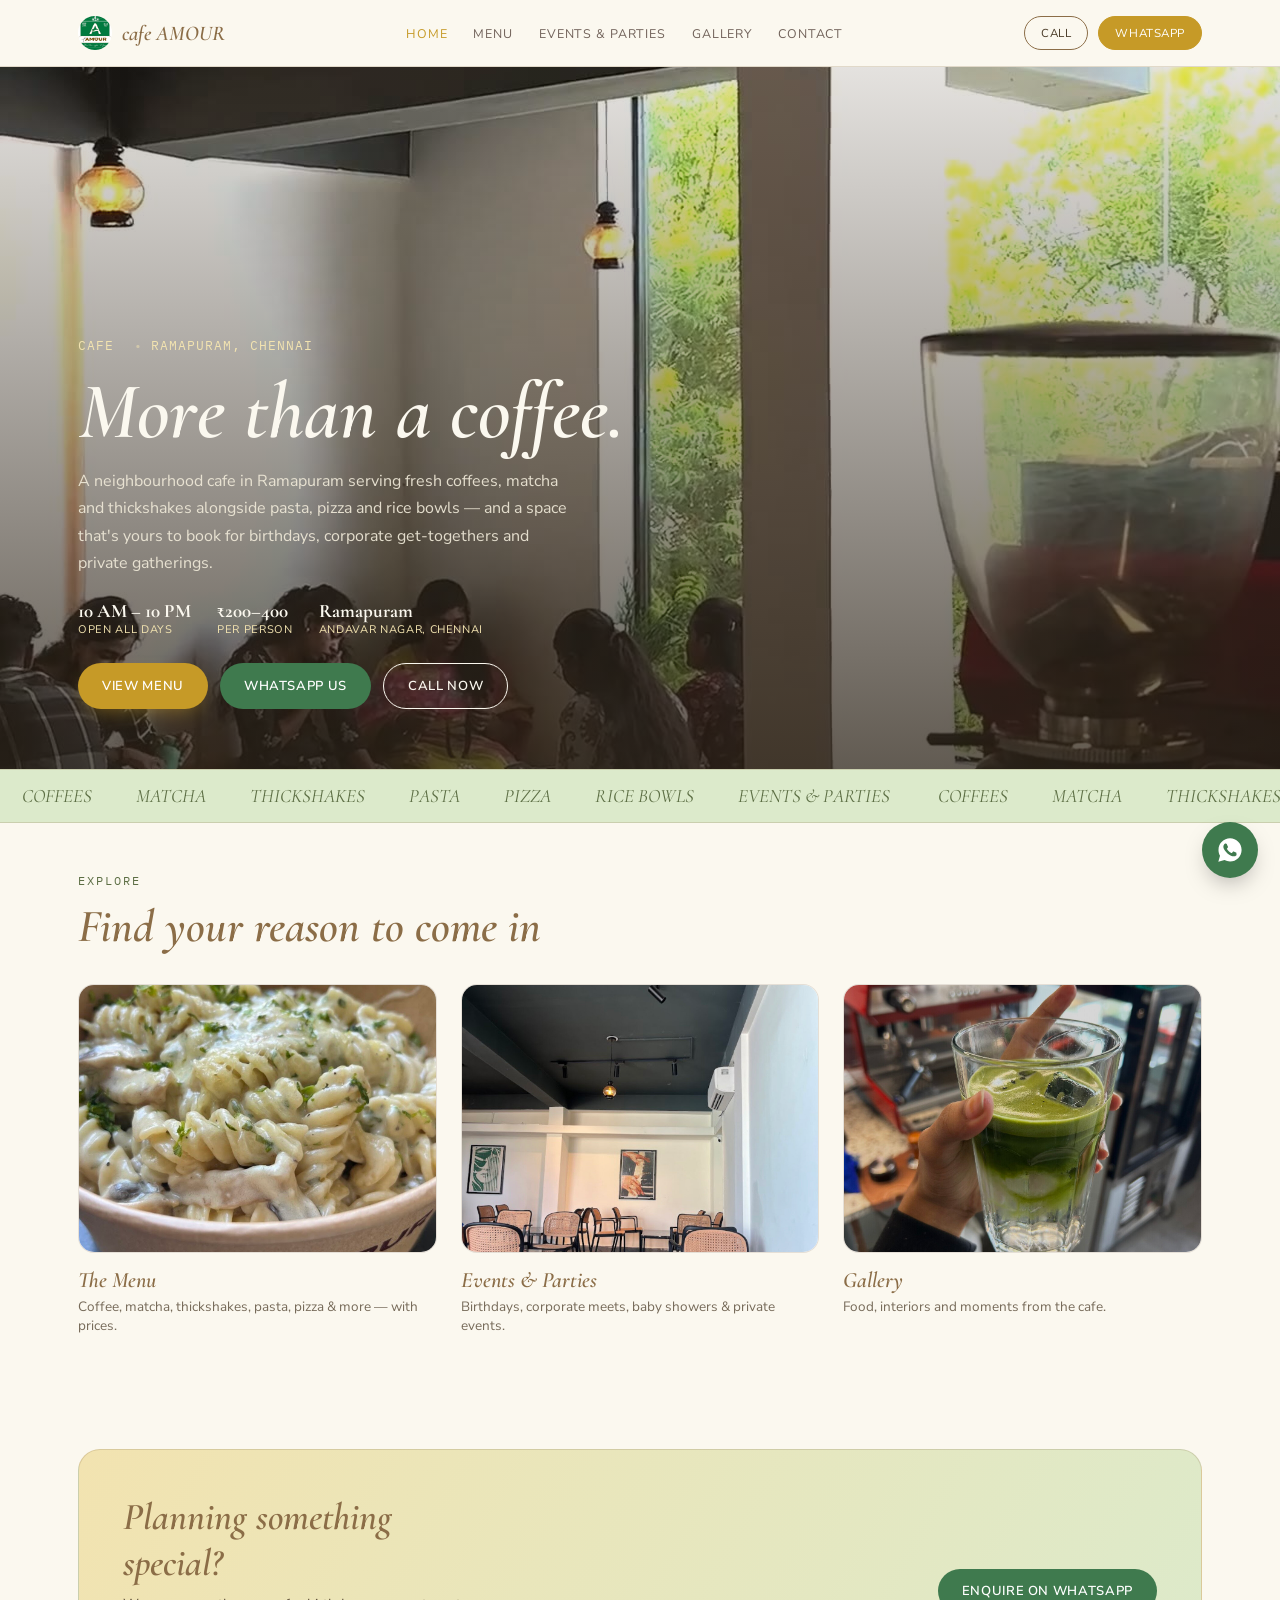
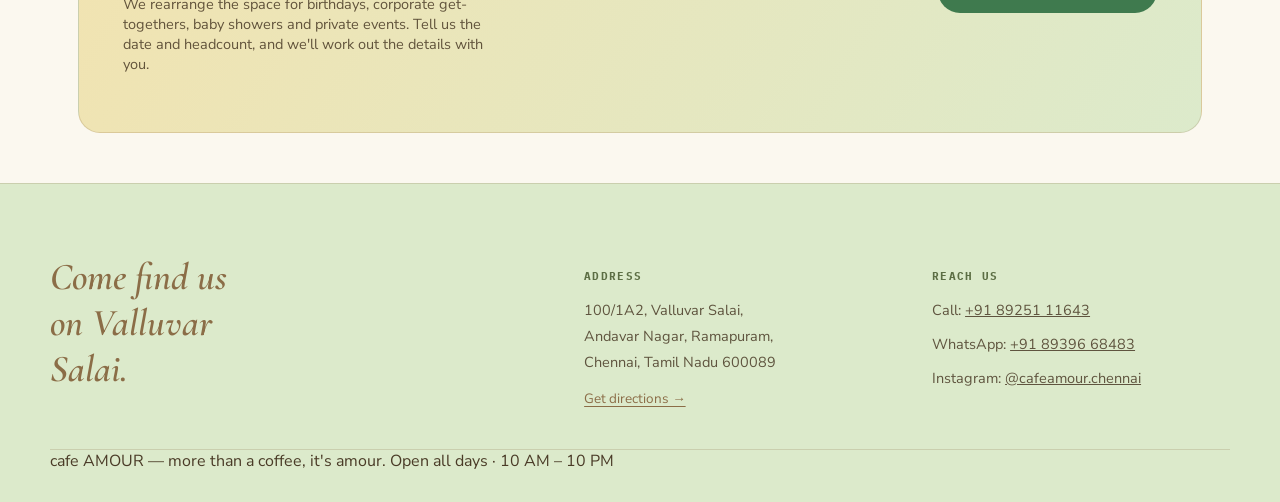
<file: index.html>
<!DOCTYPE html>
<html lang="en">
<head>
<meta charset="UTF-8">
<meta name="viewport" content="width=device-width, initial-scale=1.0">
<title>cafe AMOUR — Cafe · Dining · Events | Ramapuram, Chennai</title>
<meta name="description" content="cafe AMOUR — cafe, dining and private events in Andavar Nagar, Ramapuram, Chennai. Open all days, 10 AM – 10 PM.">
<meta name="theme-color" content="#DCEACB">
<link rel="icon" href="images/logo.jpg">
<link rel="preconnect" href="https://fonts.googleapis.com">
<link href="https://fonts.googleapis.com/css2?family=Cormorant+Garamond:ital,wght@0,500;0,600;1,500;1,600&family=Nunito+Sans:opsz,wght@6..12,300;6..12,400;6..12,600;6..12,700&family=IBM+Plex+Mono:wght@400;500&display=swap" rel="stylesheet">
<link rel="stylesheet" href="styles.css">
<style>
  .strip{overflow:hidden;white-space:nowrap;padding:14px 0;background:var(--green);border-top:1px solid var(--brown-line);border-bottom:1px solid var(--brown-line);}
  .strip-track{display:inline-block;animation:scroll 15s linear infinite;}
  @media (hover:hover){.strip:hover .strip-track{animation-play-state:paused;}}
  @keyframes scroll{0%{transform:translateX(0);}100%{transform:translateX(-50%);}}
  .strip span{font-family:'Cormorant Garamond',serif;font-style:italic;font-size:19px;color:var(--green-ink);padding:0 22px;}
  @media (max-width:768px){.strip-track{animation:scroll 15s linear infinite;}}

  .teaser-grid{display:grid;grid-template-columns:repeat(3,1fr);gap:24px;}
  .teaser{text-decoration:none;color:inherit;display:block;}
  .teaser .img-tile{aspect-ratio:4/3;margin-bottom:14px;}
  .teaser h3{font-size:22px;font-style:italic;color:var(--brown);}
  .teaser p{font-size:13.5px;color:var(--ink);opacity:0.75;margin-top:4px;}
  @media (max-width:820px){.teaser-grid{grid-template-columns:1fr;}}

  .events-cta{
    background:linear-gradient(120deg, var(--gold-light) 0%, var(--green) 100%);
    border-radius:22px;padding:44px;display:flex;align-items:center;justify-content:space-between;gap:30px;flex-wrap:wrap;
    border:1px solid var(--brown-line);
  }
  .events-cta h2{font-size:clamp(26px,4vw,38px);font-style:italic;color:var(--brown);max-width:16ch;}
  .events-cta p{font-size:14.5px;color:var(--ink);opacity:0.85;margin-top:8px;max-width:42ch;}
</style>
</head>
<body>

<header>
  <div class="nav-wrap">
    <a href="index.html" class="brand"><img src="images/logo.jpg" alt="cafe AMOUR logo"><b>cafe AMOUR</b></a>
    <nav><ul>
      <li><a href="index.html" class="current">Home</a></li>
      <li><a href="menu.html">Menu</a></li>
      <li><a href="events.html">Events &amp; Parties</a></li>
      <li><a href="gallery.html">Gallery</a></li>
      <li><a href="contact.html">Contact</a></li>
    </ul></nav>
    <div class="nav-actions">
      <a class="nav-cta" href="tel:+918925111643">Call</a>
      <a class="nav-cta solid" href="https://wa.me/918939668483?text=Hi%20cafe%20AMOUR%2C%20I%27d%20like%20to%20know%20more" target="_blank" rel="noopener">WhatsApp</a>
    </div>
    <button class="menu-toggle" aria-label="Menu">☰</button>
  </div>
</header>

<section class="video-hero">
  <video autoplay muted loop playsinline poster="videos/video-2-poster.jpg">
    <source src="videos/video-2.mp4" type="video/mp4">
  </video>
  <div class="video-hero-content">
    <div class="position-line">
      <span class="word-rotator" data-words="Cafe|Dining|Events"></span>
      <span class="sep">•</span><span>Ramapuram, Chennai</span>
    </div>
    <h1 class="letters">More than a coffee.</h1>
    <p>A neighbourhood cafe in Ramapuram serving fresh coffees, matcha and thickshakes alongside pasta, pizza and rice bowls — and a space that's yours to book for birthdays, corporate get-togethers and private gatherings.</p>
    <div class="video-hero-meta">
      <div><b>10 AM – 10 PM</b><span>Open all days</span></div>
      <div><b>₹200–400</b><span>Per person</span></div>
      <div><b>Ramapuram</b><span>Andavar Nagar, Chennai</span></div>
    </div>
    <div class="video-hero-actions">
      <a class="btn btn-gold" href="menu.html">View Menu</a>
      <a class="btn btn-whatsapp" href="https://wa.me/918939668483?text=Hi%20cafe%20AMOUR%2C%20I%27d%20like%20to%20enquire" target="_blank" rel="noopener">WhatsApp Us</a>
      <a class="btn btn-outline" style="border-color:#FBF8EF;color:#FBF8EF;" href="tel:+918925111643">Call Now</a>
    </div>
  </div>
</section>

<div class="strip">
  <div class="strip-track">
    <span>COFFEES</span><span>MATCHA</span><span>THICKSHAKES</span><span>PASTA</span><span>PIZZA</span><span>RICE BOWLS</span><span>EVENTS &amp; PARTIES</span>
    <span>COFFEES</span><span>MATCHA</span><span>THICKSHAKES</span><span>PASTA</span><span>PIZZA</span><span>RICE BOWLS</span><span>EVENTS &amp; PARTIES</span>
  </div>
</div>

<section class="block reveal">
  <div class="section-head">
    <div class="eyebrow">Explore</div>
    <h2>Find your reason to come in</h2>
  </div>
  <div class="teaser-grid">
    <a class="teaser" href="menu.html">
      <div class="img-tile"><img src="images/food-creamy-pasta.jpg" alt="Pasta at cafe AMOUR"></div>
      <h3>The Menu</h3>
      <p>Coffee, matcha, thickshakes, pasta, pizza &amp; more — with prices.</p>
    </a>
    <a class="teaser" href="events.html">
      <div class="img-tile"><img src="images/interior-seating-1.jpg" alt="cafe AMOUR seating for events"></div>
      <h3>Events &amp; Parties</h3>
      <p>Birthdays, corporate meets, baby showers &amp; private events.</p>
    </a>
    <a class="teaser" href="gallery.html">
      <div class="img-tile"><img src="images/drink-matcha-1.jpg" alt="Matcha at cafe AMOUR"></div>
      <h3>Gallery</h3>
      <p>Food, interiors and moments from the cafe.</p>
    </a>
  </div>
</section>

<section class="block reveal">
  <div class="events-cta">
    <div>
      <h2>Planning something special?</h2>
      <p>We rearrange the space for birthdays, corporate get-togethers, baby showers and private events. Tell us the date and headcount, and we'll work out the details with you.</p>
    </div>
    <a class="btn btn-whatsapp" href="https://wa.me/918939668483?text=Hi%2C%20I%27d%20like%20to%20enquire%20about%20hosting%20an%20event%20at%20cafe%20AMOUR" target="_blank" rel="noopener">Enquire on WhatsApp</a>
  </div>
</section>

<footer id="visit">
  <div class="footer-inner">
    <div class="footer-grid">
      <div><h2>Come find us on Valluvar Salai.</h2></div>
      <div class="footer-col">
        <h4>Address</h4>
        <p>100/1A2, Valluvar Salai,<br>Andavar Nagar, Ramapuram,<br>Chennai, Tamil Nadu 600089</p>
        <a class="link-line" href="contact.html">Get directions →</a>
      </div>
      <div class="footer-col">
        <h4>Reach us</h4>
        <p>Call: <a href="tel:+918925111643">+91 89251 11643</a></p>
        <p>WhatsApp: <a href="https://wa.me/918939668483" target="_blank" rel="noopener">+91 89396 68483</a></p>
        <p>Instagram: <a href="https://instagram.com/cafeamour.chennai" target="_blank" rel="noopener">@cafeamour.chennai</a></p>
      </div>
    </div>
    <div class="bottom">
      <span>cafe AMOUR — more than a coffee, it's amour.</span>
      <span>Open all days · 10 AM – 10 PM</span>
    </div>
  </div>
</footer>

<a class="float-wa" href="https://wa.me/918939668483?text=Hi%20cafe%20AMOUR%2C%20I%27d%20like%20to%20know%20more" target="_blank" rel="noopener" aria-label="Chat on WhatsApp">
  <svg viewBox="0 0 24 24"><path d="M12.04 2C6.58 2 2.13 6.45 2.13 11.91c0 1.75.46 3.45 1.32 4.95L2 22l5.28-1.38c1.45.79 3.08 1.21 4.76 1.21h.01c5.46 0 9.9-4.45 9.9-9.91C21.96 6.45 17.5 2 12.04 2zm5.8 14.03c-.24.68-1.4 1.3-1.93 1.34-.5.05-1.13.07-1.83-.11-.42-.11-.96-.3-1.65-.6-2.9-1.25-4.79-4.17-4.94-4.36-.15-.2-1.18-1.57-1.18-3 0-1.42.75-2.12 1.02-2.41.27-.29.58-.36.78-.36.2 0 .39 0 .56.01.18.01.42-.07.66.5.24.58.83 1.99.9 2.13.07.15.12.32.02.51-.09.2-.14.32-.28.49-.14.17-.29.38-.42.51-.14.14-.28.29-.12.57.16.28.71 1.17 1.53 1.9 1.05.94 1.94 1.23 2.22 1.37.28.14.44.12.6-.07.16-.2.68-.79.87-1.06.18-.28.36-.23.6-.14.24.09 1.53.72 1.79.85.26.14.44.2.5.32.06.11.06.65-.18 1.33z"/></svg>
</a>

<script src="script.js"></script>
</body>
</html>
</file>
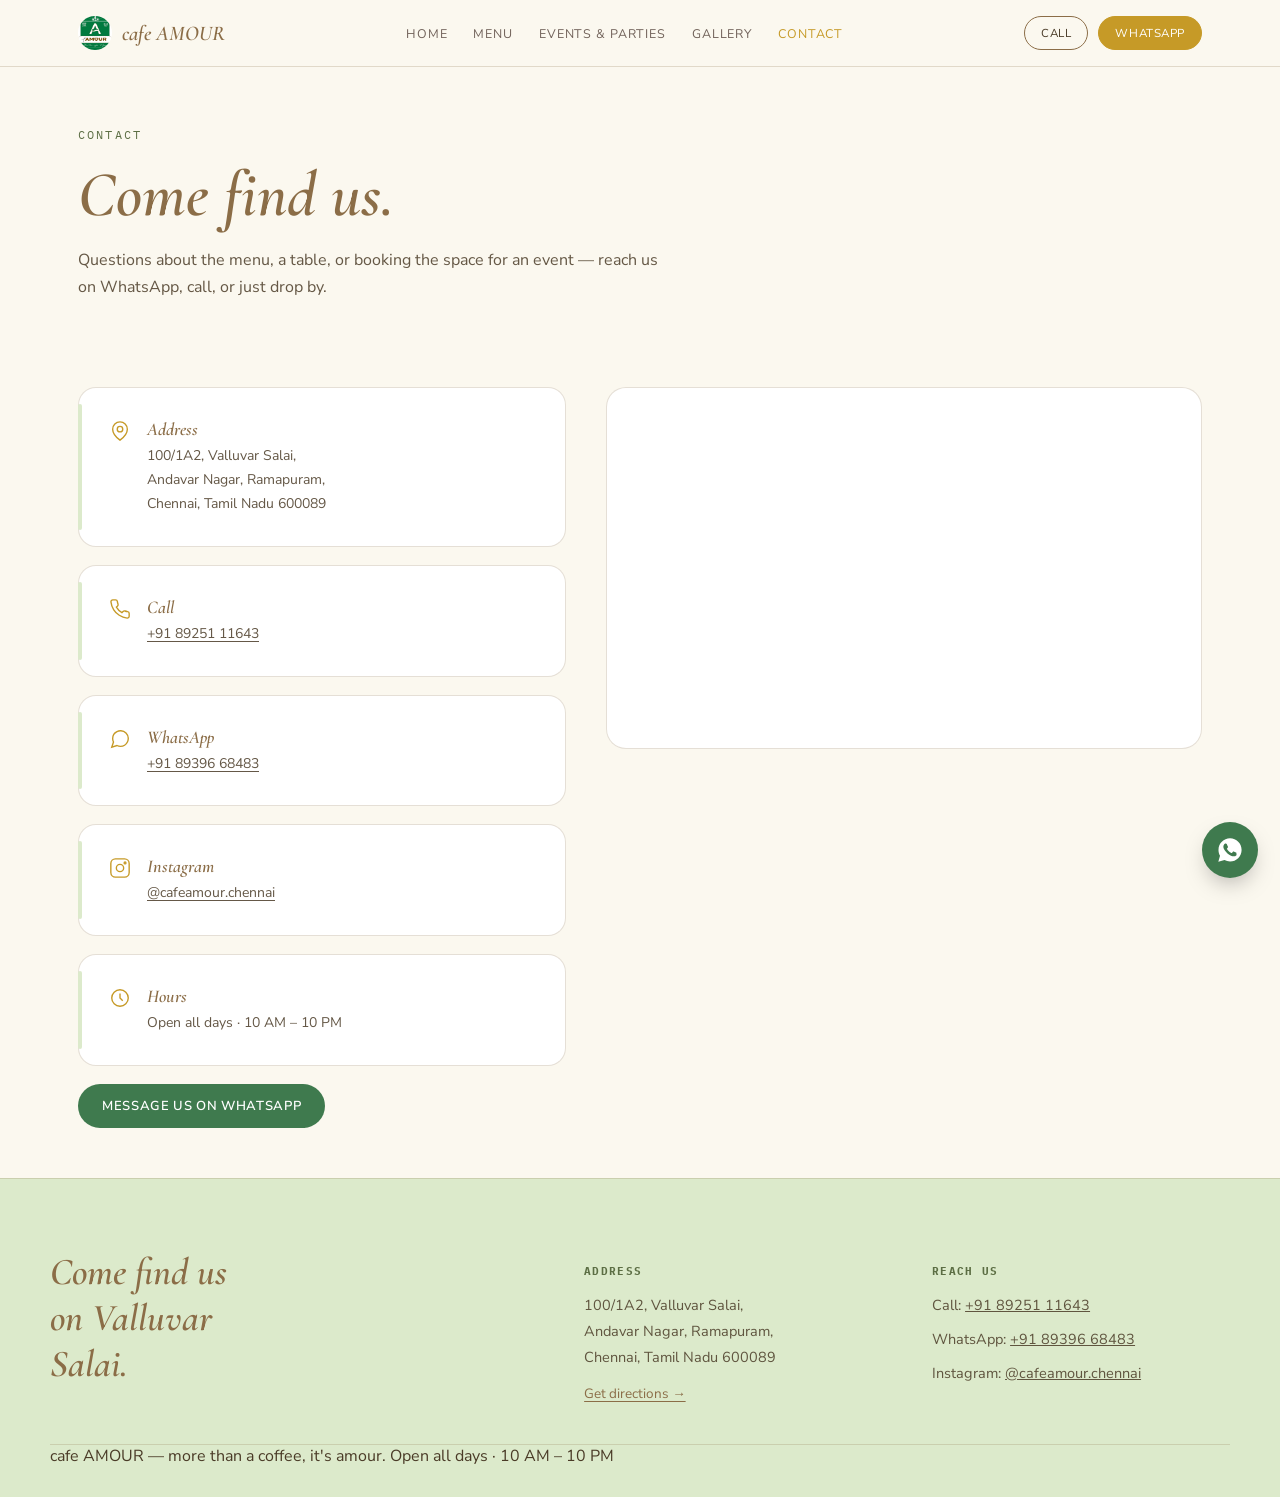
<file: contact.html>
<!DOCTYPE html>
<html lang="en">
<head>
<meta charset="UTF-8">
<meta name="viewport" content="width=device-width, initial-scale=1.0">
<title>Contact — cafe AMOUR</title>
<meta name="description" content="Get in touch with cafe AMOUR — address, phone, WhatsApp and directions to our cafe in Ramapuram, Chennai.">
<meta name="theme-color" content="#DCEACB">
<link rel="icon" href="images/logo.jpg">
<link rel="preconnect" href="https://fonts.googleapis.com">
<link href="https://fonts.googleapis.com/css2?family=Cormorant+Garamond:ital,wght@0,500;0,600;1,500;1,600&family=Nunito+Sans:opsz,wght@6..12,300;6..12,400;6..12,600;6..12,700&family=IBM+Plex+Mono:wght@400;500&display=swap" rel="stylesheet">
<link rel="stylesheet" href="styles.css">
<style>
  .contact-grid{display:grid;grid-template-columns:0.9fr 1.1fr;gap:40px;align-items:start;}
  @media (max-width:900px){.contact-grid{grid-template-columns:1fr;}}

  .contact-cards{display:flex;flex-direction:column;gap:18px;}
  .contact-cards .card{display:flex;gap:16px;align-items:flex-start;}
  .contact-cards .card .icon{width:22px;height:22px;color:var(--gold);flex-shrink:0;margin-top:2px;}
  .contact-cards .card h3{font-size:18px;font-style:italic;color:var(--brown);margin-bottom:4px;}
  .contact-cards .card p{font-size:14px;line-height:1.7;color:var(--ink);opacity:0.85;margin:0;}
  .contact-cards .card a{text-decoration:underline;text-underline-offset:3px;}

  .map-frame{border-radius:20px;overflow:hidden;border:1px solid var(--brown-line);background:var(--paper);min-height:360px;}
  .map-frame iframe{width:100%;height:100%;min-height:360px;border:0;display:block;}
</style>
</head>
<body>

<header>
  <div class="nav-wrap">
    <a href="index.html" class="brand"><img src="images/logo.jpg" alt="cafe AMOUR logo"><b>cafe AMOUR</b></a>
    <nav><ul>
      <li><a href="index.html">Home</a></li>
      <li><a href="menu.html">Menu</a></li>
      <li><a href="events.html">Events &amp; Parties</a></li>
      <li><a href="gallery.html">Gallery</a></li>
      <li><a href="contact.html" class="current">Contact</a></li>
    </ul></nav>
    <div class="nav-actions">
      <a class="nav-cta" href="tel:+918925111643">Call</a>
      <a class="nav-cta solid" href="https://wa.me/918939668483" target="_blank" rel="noopener">WhatsApp</a>
    </div>
    <button class="menu-toggle" aria-label="Menu">☰</button>
  </div>
</header>

<div class="page-hero reveal">
  <div class="eyebrow">Contact</div>
  <h1 class="letters">Come find us.</h1>
  <p>Questions about the menu, a table, or booking the space for an event — reach us on WhatsApp, call, or just drop by.</p>
</div>

<section class="block reveal">
  <div class="contact-grid">
    <div class="contact-cards">
      <div class="card">
        <svg class="icon" viewBox="0 0 24 24" fill="none" stroke="currentColor" stroke-width="1.5"><path d="M20 10c0 6-8 12-8 12s-8-6-8-12a8 8 0 1 1 16 0z"/><circle cx="12" cy="10" r="3"/></svg>
        <div>
          <h3>Address</h3>
          <p>100/1A2, Valluvar Salai,<br>Andavar Nagar, Ramapuram,<br>Chennai, Tamil Nadu 600089</p>
        </div>
      </div>
      <div class="card">
        <svg class="icon" viewBox="0 0 24 24" fill="none" stroke="currentColor" stroke-width="1.5"><path d="M22 16.92v3a2 2 0 0 1-2.18 2 19.79 19.79 0 0 1-8.63-3.07 19.5 19.5 0 0 1-6-6 19.79 19.79 0 0 1-3.07-8.67A2 2 0 0 1 4.11 2h3a2 2 0 0 1 2 1.72c.127.96.361 1.903.7 2.81a2 2 0 0 1-.45 2.11L8.09 9.91a16 16 0 0 0 6 6l1.27-1.27a2 2 0 0 1 2.11-.45c.907.339 1.85.573 2.81.7A2 2 0 0 1 22 16.92z"/></svg>
        <div>
          <h3>Call</h3>
          <p><a href="tel:+918925111643">+91 89251 11643</a></p>
        </div>
      </div>
      <div class="card">
        <svg class="icon" viewBox="0 0 24 24" fill="none" stroke="currentColor" stroke-width="1.5"><path d="M21 11.5a8.38 8.38 0 0 1-.9 3.8 8.5 8.5 0 0 1-7.6 4.7 8.38 8.38 0 0 1-3.8-.9L3 21l1.9-5.7a8.38 8.38 0 0 1-.9-3.8 8.5 8.5 0 0 1 4.7-7.6 8.38 8.38 0 0 1 3.8-.9h.5a8.48 8.48 0 0 1 8 8v.5z"/></svg>
        <div>
          <h3>WhatsApp</h3>
          <p><a href="https://wa.me/918939668483?text=Hi%20cafe%20AMOUR%2C%20I%27d%20like%20to%20know%20more" target="_blank" rel="noopener">+91 89396 68483</a></p>
        </div>
      </div>
      <div class="card">
        <svg class="icon" viewBox="0 0 24 24" fill="none" stroke="currentColor" stroke-width="1.5"><rect x="2" y="2" width="20" height="20" rx="5"/><circle cx="12" cy="12" r="4"/><circle cx="17.5" cy="6.5" r="1"/></svg>
        <div>
          <h3>Instagram</h3>
          <p><a href="https://instagram.com/cafeamour.chennai" target="_blank" rel="noopener">@cafeamour.chennai</a></p>
        </div>
      </div>
      <div class="card">
        <svg class="icon" viewBox="0 0 24 24" fill="none" stroke="currentColor" stroke-width="1.5"><circle cx="12" cy="12" r="9"/><path d="M12 7v5l3 3"/></svg>
        <div>
          <h3>Hours</h3>
          <p>Open all days · 10 AM – 10 PM</p>
        </div>
      </div>
      <a class="btn btn-whatsapp" href="https://wa.me/918939668483?text=Hi%20cafe%20AMOUR%2C%20I%27d%20like%20to%20know%20more" target="_blank" rel="noopener" style="align-self:flex-start;">Message us on WhatsApp</a>
    </div>
    <div class="map-frame">
      <iframe src="https://www.google.com/maps?q=100%2F1A2%2C+Valluvar+Salai%2C+Andavar+Nagar%2C+Ramapuram%2C+Chennai%2C+Tamil+Nadu+600089&output=embed" loading="lazy" referrerpolicy="no-referrer-when-downgrade" title="cafe AMOUR location map" allowfullscreen></iframe>
    </div>
  </div>
</section>

<footer id="visit">
  <div class="footer-inner">
    <div class="footer-grid">
      <div><h2>Come find us on Valluvar Salai.</h2></div>
      <div class="footer-col">
        <h4>Address</h4>
        <p>100/1A2, Valluvar Salai,<br>Andavar Nagar, Ramapuram,<br>Chennai, Tamil Nadu 600089</p>
        <a class="link-line" href="contact.html">Get directions →</a>
      </div>
      <div class="footer-col">
        <h4>Reach us</h4>
        <p>Call: <a href="tel:+918925111643">+91 89251 11643</a></p>
        <p>WhatsApp: <a href="https://wa.me/918939668483" target="_blank" rel="noopener">+91 89396 68483</a></p>
        <p>Instagram: <a href="https://instagram.com/cafeamour.chennai" target="_blank" rel="noopener">@cafeamour.chennai</a></p>
      </div>
    </div>
    <div class="bottom">
      <span>cafe AMOUR — more than a coffee, it's amour.</span>
      <span>Open all days · 10 AM – 10 PM</span>
    </div>
  </div>
</footer>

<a class="float-wa" href="https://wa.me/918939668483?text=Hi%20cafe%20AMOUR%2C%20I%27d%20like%20to%20know%20more" target="_blank" rel="noopener" aria-label="Chat on WhatsApp">
  <svg viewBox="0 0 24 24"><path d="M12.04 2C6.58 2 2.13 6.45 2.13 11.91c0 1.75.46 3.45 1.32 4.95L2 22l5.28-1.38c1.45.79 3.08 1.21 4.76 1.21h.01c5.46 0 9.9-4.45 9.9-9.91C21.96 6.45 17.5 2 12.04 2zm5.8 14.03c-.24.68-1.4 1.3-1.93 1.34-.5.05-1.13.07-1.83-.11-.42-.11-.96-.3-1.65-.6-2.9-1.25-4.79-4.17-4.94-4.36-.15-.2-1.18-1.57-1.18-3 0-1.42.75-2.12 1.02-2.41.27-.29.58-.36.78-.36.2 0 .39 0 .56.01.18.01.42-.07.66.5.24.58.83 1.99.9 2.13.07.15.12.32.02.51-.09.2-.14.32-.28.49-.14.17-.29.38-.42.51-.14.14-.28.29-.12.57.16.28.71 1.17 1.53 1.9 1.05.94 1.94 1.23 2.22 1.37.28.14.44.12.6-.07.16-.2.68-.79.87-1.06.18-.28.36-.23.6-.14.24.09 1.53.72 1.79.85.26.14.44.2.5.32.06.11.06.65-.18 1.33z"/></svg>
</a>

<script src="script.js"></script>
</body>
</html>
</file>
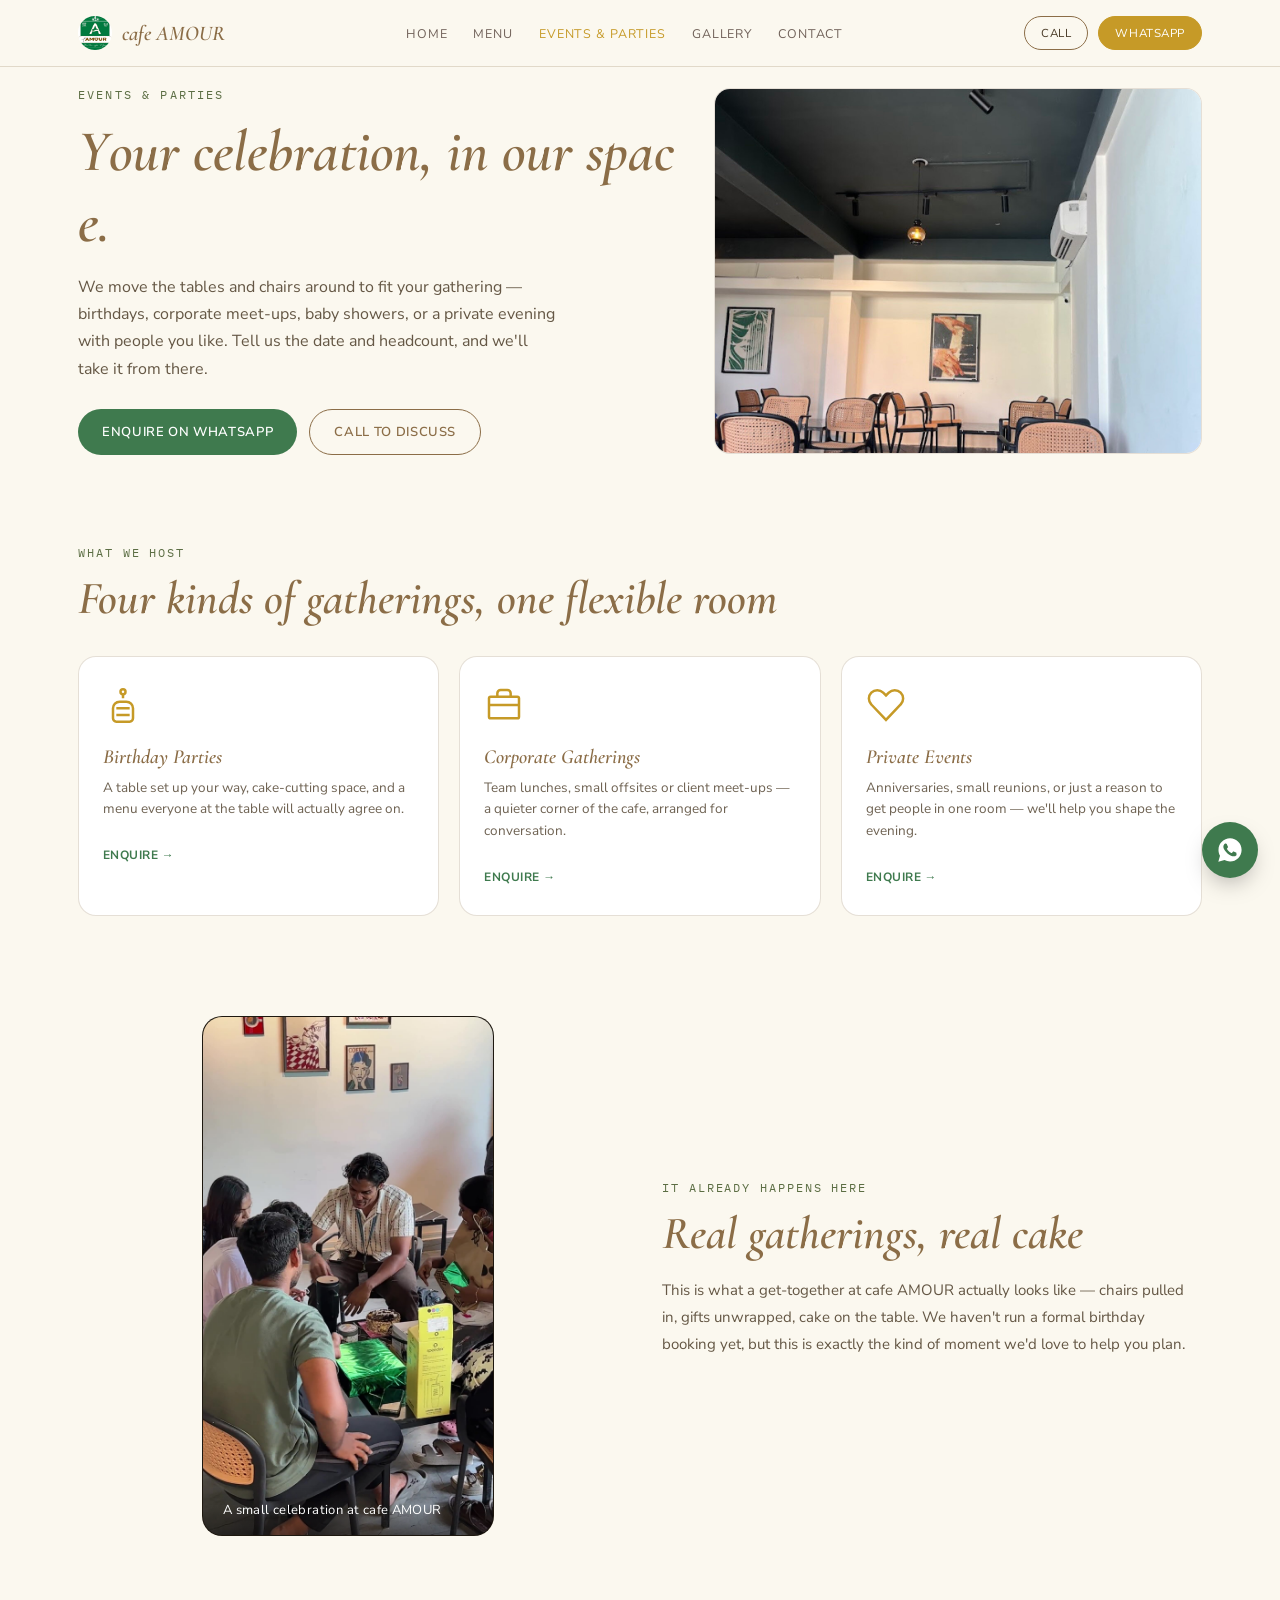
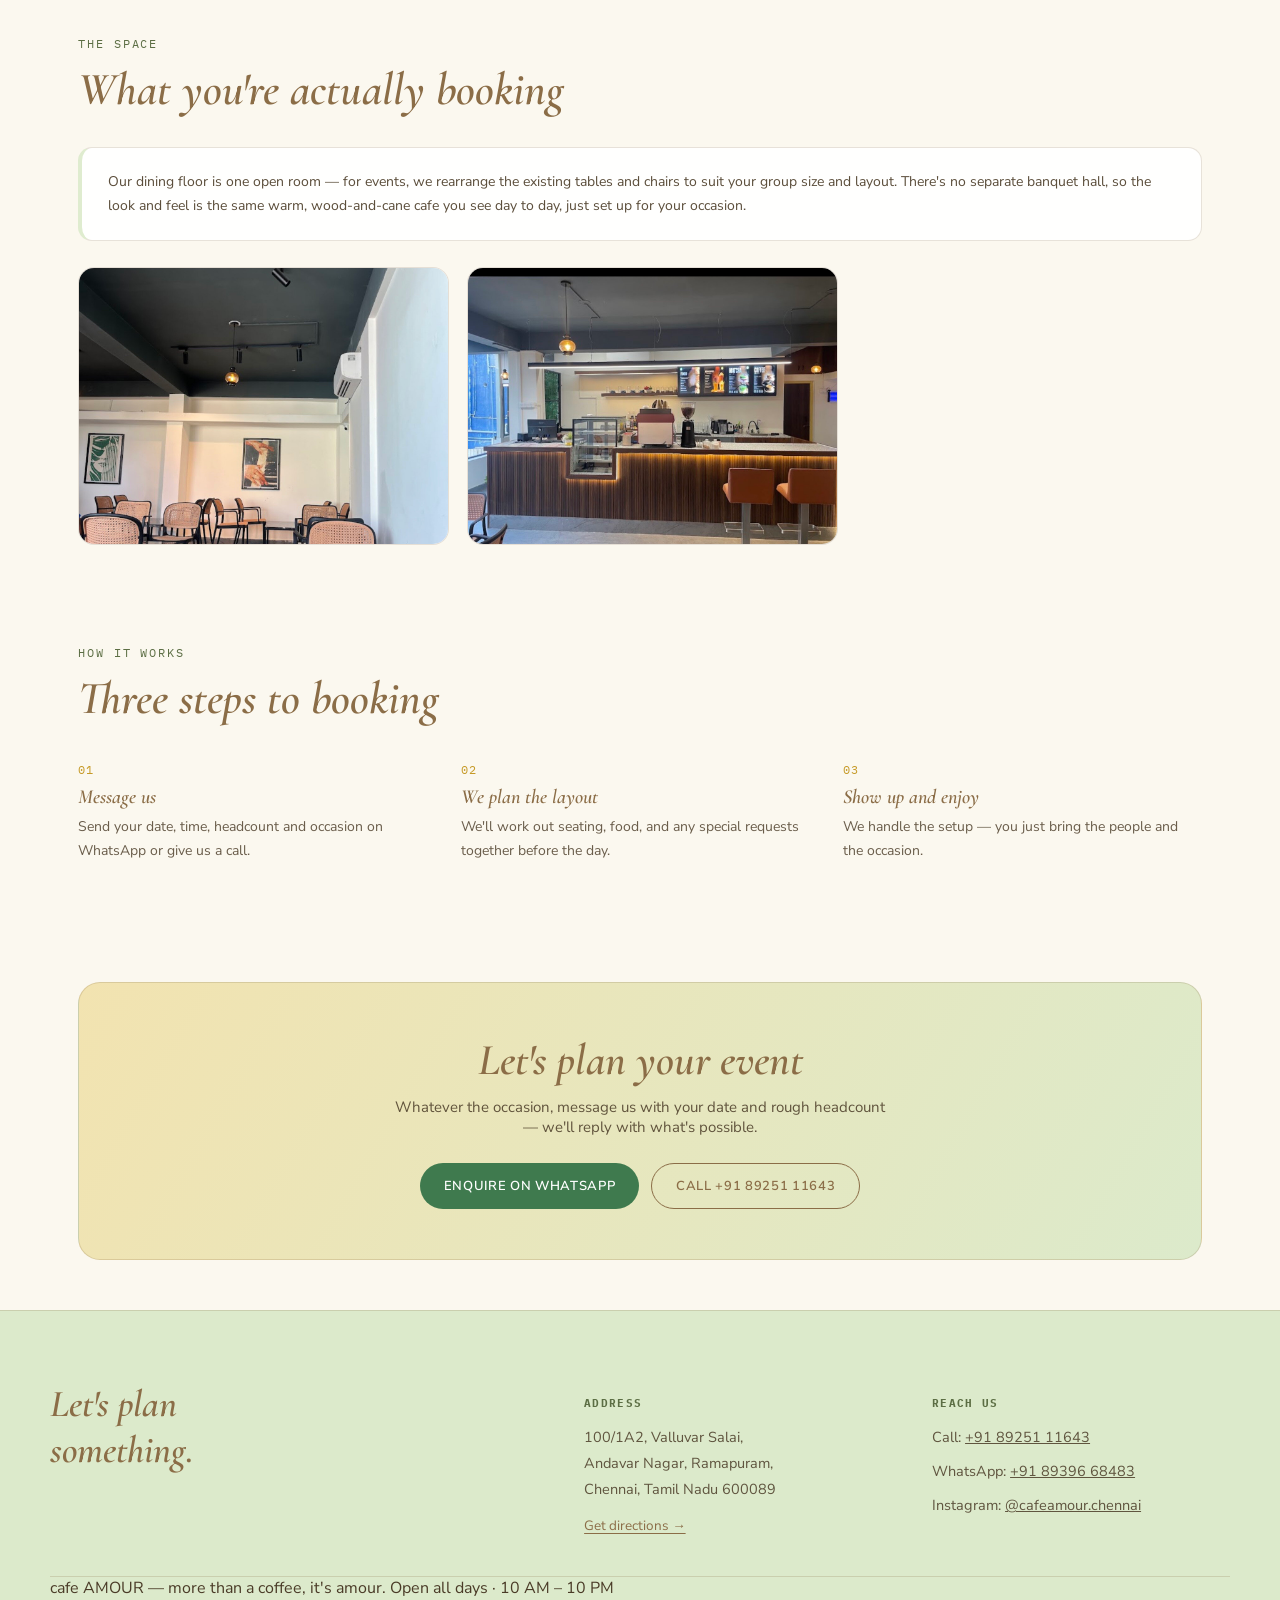
<file: events.html>
<!DOCTYPE html>
<html lang="en">
<head>
<meta charset="UTF-8">
<meta name="viewport" content="width=device-width, initial-scale=1.0">
<title>Events &amp; Parties — cafe AMOUR</title>
<meta name="description" content="Host your birthday party, corporate gathering, baby shower or private event at cafe AMOUR, Ramapuram, Chennai. Enquire on WhatsApp.">
<meta name="theme-color" content="#DCEACB">
<link rel="icon" href="images/logo.jpg">
<link rel="preconnect" href="https://fonts.googleapis.com">
<link href="https://fonts.googleapis.com/css2?family=Cormorant+Garamond:ital,wght@0,500;0,600;1,500;1,600&family=Nunito+Sans:opsz,wght@6..12,300;6..12,400;6..12,600;6..12,700&family=IBM+Plex+Mono:wght@400;500&display=swap" rel="stylesheet">
<link rel="stylesheet" href="styles.css">
<style>
  .events-hero{max-width:1180px;margin:0 auto;padding:20px 28px 40px;display:grid;grid-template-columns:1.1fr 0.9fr;gap:40px;align-items:center;}
  .events-hero .img-tile{aspect-ratio:4/3;}
  @media (max-width:900px){.events-hero{grid-template-columns:1fr;} .events-hero .img-tile{order:-1;aspect-ratio:16/10;}}

  .event-types{display:grid;grid-template-columns:repeat(3,1fr);gap:20px;}
  .event-card{background:var(--paper);border:1px solid var(--brown-line);border-radius:18px;padding:28px 24px;text-align:left;}
  .event-card .icon{width:40px;height:40px;color:var(--gold);margin-bottom:14px;}
  .event-card h3{font-size:20px;font-style:italic;color:var(--brown);}
  .event-card p{font-size:13.5px;line-height:1.6;color:var(--ink);opacity:0.8;margin-top:8px;}
  .event-card a.mini-wa{display:inline-block;margin-top:14px;font-size:12px;letter-spacing:0.04em;text-transform:uppercase;color:#3f7a4e;font-weight:700;text-decoration:none;}
  @media (max-width:900px){.event-types{grid-template-columns:1fr 1fr;}}
  @media (max-width:560px){.event-types{grid-template-columns:1fr;}}

  .how-it-works{display:grid;grid-template-columns:repeat(3,1fr);gap:24px;}
  .step{padding:6px 0;}
  .step .num{font-family:'IBM Plex Mono',monospace;font-size:12px;color:var(--gold);letter-spacing:0.08em;}
  .step h3{font-size:20px;font-style:italic;color:var(--brown);margin-top:8px;}
  .step p{font-size:14px;line-height:1.7;color:var(--ink);opacity:0.82;margin-top:6px;}
  @media (max-width:820px){.how-it-works{grid-template-columns:1fr;}}

  .space-gallery{display:grid;grid-template-columns:repeat(2,1fr);gap:18px;max-width:760px;}
  .space-gallery .img-tile{aspect-ratio:4/3;}
  @media (max-width:820px){.space-gallery{grid-template-columns:1fr 1fr;}}

  .proof-section{display:grid;grid-template-columns:1fr 1fr;gap:44px;align-items:center;}
  .proof-section .video-block{aspect-ratio:9/16;max-height:520px;margin:0 auto;}
  .proof-section .video-block video{height:100%;object-fit:cover;}
  @media (max-width:900px){.proof-section{grid-template-columns:1fr;} .proof-section .video-block{order:-1;}}

  .note-box{background:var(--paper);border:1px solid var(--brown-line);border-left:4px solid var(--green);border-radius:14px;padding:22px 26px;font-size:14px;line-height:1.7;color:var(--ink);opacity:0.9;}

  .big-cta{
    background:linear-gradient(120deg, var(--gold-light) 0%, var(--green) 100%);
    border-radius:22px;padding:50px;text-align:center;border:1px solid var(--brown-line);
  }
  .big-cta h2{font-size:clamp(28px,4.5vw,44px);font-style:italic;color:var(--brown);}
  .big-cta p{font-size:15px;color:var(--ink);opacity:0.85;margin-top:10px;max-width:56ch;margin-left:auto;margin-right:auto;}
  .cta-buttons{display:flex;gap:12px;justify-content:center;flex-wrap:wrap;margin-top:26px;}
</style>
</head>
<body>

<header>
  <div class="nav-wrap">
    <a href="index.html" class="brand"><img src="images/logo.jpg" alt="cafe AMOUR logo"><b>cafe AMOUR</b></a>
    <nav><ul>
      <li><a href="index.html">Home</a></li>
      <li><a href="menu.html">Menu</a></li>
      <li><a href="events.html" class="current">Events &amp; Parties</a></li>
      <li><a href="gallery.html">Gallery</a></li>
      <li><a href="contact.html">Contact</a></li>
    </ul></nav>
    <div class="nav-actions">
      <a class="nav-cta" href="tel:+918925111643">Call</a>
      <a class="nav-cta solid" href="https://wa.me/918939668483" target="_blank" rel="noopener">WhatsApp</a>
    </div>
    <button class="menu-toggle" aria-label="Menu">☰</button>
  </div>
</header>

<section class="events-hero reveal">
  <div>
    <div class="eyebrow mono" style="font-family:'IBM Plex Mono',monospace;font-size:12px;letter-spacing:0.18em;text-transform:uppercase;color:var(--green-ink);margin-bottom:14px;">Events &amp; Parties</div>
    <h1 class="letters" style="font-size:clamp(38px,6vw,58px);font-style:italic;color:var(--brown);">Your celebration, in our space.</h1>
    <p style="margin-top:16px;font-size:16px;line-height:1.7;color:var(--ink);opacity:0.85;max-width:48ch;">We move the tables and chairs around to fit your gathering — birthdays, corporate meet-ups, baby showers, or a private evening with people you like. Tell us the date and headcount, and we'll take it from there.</p>
    <div class="hero-actions" style="margin-top:26px;display:flex;gap:12px;flex-wrap:wrap;">
      <a class="btn btn-whatsapp" href="https://wa.me/918939668483?text=Hi%2C%20I%27d%20like%20to%20enquire%20about%20hosting%20an%20event%20at%20cafe%20AMOUR" target="_blank" rel="noopener">Enquire on WhatsApp</a>
      <a class="btn btn-outline" href="tel:+918925111643">Call to Discuss</a>
    </div>
  </div>
  <div class="img-tile"><img src="images/interior-seating-1.jpg" alt="cafe AMOUR seating arranged for a gathering"></div>
</section>

<section class="block reveal">
  <div class="section-head">
    <div class="eyebrow">What we host</div>
    <h2>Four kinds of gatherings, one flexible room</h2>
  </div>
  <div class="event-types">
    <div class="event-card">
      <svg class="icon" viewBox="0 0 24 24" fill="none" stroke="currentColor" stroke-width="1.5"><path d="M12 6v2M8 22h8a2 2 0 0 0 2-2v-6a4 4 0 0 0-4-4h-4a4 4 0 0 0-4 4v6a2 2 0 0 0 2 2z"/><circle cx="12" cy="4" r="1.5"/><path d="M8 14h8M8 18h8"/></svg>
      <h3>Birthday Parties</h3>
      <p>A table set up your way, cake-cutting space, and a menu everyone at the table will actually agree on.</p>
      <a class="mini-wa" href="https://wa.me/918939668483?text=Hi%2C%20I%27d%20like%20to%20enquire%20about%20a%20birthday%20party%20at%20cafe%20AMOUR" target="_blank" rel="noopener">Enquire →</a>
    </div>
    <div class="event-card">
      <svg class="icon" viewBox="0 0 24 24" fill="none" stroke="currentColor" stroke-width="1.5"><rect x="3" y="7" width="18" height="13" rx="1"/><path d="M8 7V5a2 2 0 0 1 2-2h4a2 2 0 0 1 2 2v2M3 12h18"/></svg>
      <h3>Corporate Gatherings</h3>
      <p>Team lunches, small offsites or client meet-ups — a quieter corner of the cafe, arranged for conversation.</p>
      <a class="mini-wa" href="https://wa.me/918939668483?text=Hi%2C%20I%27d%20like%20to%20enquire%20about%20a%20corporate%20gathering%20at%20cafe%20AMOUR" target="_blank" rel="noopener">Enquire →</a>
    </div>
    <div class="event-card">
      <svg class="icon" viewBox="0 0 24 24" fill="none" stroke="currentColor" stroke-width="1.5"><path d="M20.8 4.6a5 5 0 0 0-7.1 0L12 6.3l-1.7-1.7a5 5 0 1 0-7.1 7.1L12 20.9l8.8-9.2a5 5 0 0 0 0-7.1z"/></svg>
      <h3>Private Events</h3>
      <p>Anniversaries, small reunions, or just a reason to get people in one room — we'll help you shape the evening.</p>
      <a class="mini-wa" href="https://wa.me/918939668483?text=Hi%2C%20I%27d%20like%20to%20enquire%20about%20a%20private%20event%20at%20cafe%20AMOUR" target="_blank" rel="noopener">Enquire →</a>
    </div>
  </div>
</section>

<section class="block reveal">
  <div class="proof-section">
    <div class="video-block">
      <video autoplay muted loop playsinline poster="videos/video-3-poster.jpg">
        <source src="videos/video-3.mp4" type="video/mp4">
      </video>
      <div class="video-caption">A small celebration at cafe AMOUR</div>
    </div>
    <div>
      <div class="section-head" style="margin-bottom:16px;">
        <div class="eyebrow">It already happens here</div>
        <h2>Real gatherings, real cake</h2>
      </div>
      <p style="font-size:15px;line-height:1.8;color:var(--ink);opacity:0.85;">This is what a get-together at cafe AMOUR actually looks like — chairs pulled in, gifts unwrapped, cake on the table. We haven't run a formal birthday booking yet, but this is exactly the kind of moment we'd love to help you plan.</p>
    </div>
  </div>
</section>

<section class="block reveal">
  <div class="section-head">
    <div class="eyebrow">The space</div>
    <h2>What you're actually booking</h2>
  </div>
  <div class="note-box" style="margin-bottom:26px;">
    Our dining floor is one open room — for events, we rearrange the existing tables and chairs to suit your group size and layout. There's no separate banquet hall, so the look and feel is the same warm, wood-and-cane cafe you see day to day, just set up for your occasion.
  </div>
  <div class="space-gallery">
    <div class="img-tile"><img src="images/interior-seating-1.jpg" alt="cafe AMOUR seating area"></div>
    <div class="img-tile"><img src="images/interior-counter.jpg" alt="cafe AMOUR counter"></div>
  </div>
</section>

<section class="block reveal">
  <div class="section-head">
    <div class="eyebrow">How it works</div>
    <h2>Three steps to booking</h2>
  </div>
  <div class="how-it-works">
    <div class="step">
      <div class="num">01</div>
      <h3>Message us</h3>
      <p>Send your date, time, headcount and occasion on WhatsApp or give us a call.</p>
    </div>
    <div class="step">
      <div class="num">02</div>
      <h3>We plan the layout</h3>
      <p>We'll work out seating, food, and any special requests together before the day.</p>
    </div>
    <div class="step">
      <div class="num">03</div>
      <h3>Show up and enjoy</h3>
      <p>We handle the setup — you just bring the people and the occasion.</p>
    </div>
  </div>
</section>

<section class="block reveal">
  <div class="big-cta">
    <h2>Let's plan your event</h2>
    <p>Whatever the occasion, message us with your date and rough headcount — we'll reply with what's possible.</p>
    <div class="cta-buttons">
      <a class="btn btn-whatsapp" href="https://wa.me/918939668483?text=Hi%2C%20I%27d%20like%20to%20enquire%20about%20hosting%20an%20event%20at%20cafe%20AMOUR" target="_blank" rel="noopener">Enquire on WhatsApp</a>
      <a class="btn btn-outline" href="tel:+918925111643">Call +91 89251 11643</a>
    </div>
  </div>
</section>

<footer id="visit">
  <div class="footer-inner">
    <div class="footer-grid">
      <div><h2>Let's plan something.</h2></div>
      <div class="footer-col">
        <h4>Address</h4>
        <p>100/1A2, Valluvar Salai,<br>Andavar Nagar, Ramapuram,<br>Chennai, Tamil Nadu 600089</p>
        <a class="link-line" href="contact.html">Get directions →</a>
      </div>
      <div class="footer-col">
        <h4>Reach us</h4>
        <p>Call: <a href="tel:+918925111643">+91 89251 11643</a></p>
        <p>WhatsApp: <a href="https://wa.me/918939668483" target="_blank" rel="noopener">+91 89396 68483</a></p>
        <p>Instagram: <a href="https://instagram.com/cafeamour.chennai" target="_blank" rel="noopener">@cafeamour.chennai</a></p>
      </div>
    </div>
    <div class="bottom">
      <span>cafe AMOUR — more than a coffee, it's amour.</span>
      <span>Open all days · 10 AM – 10 PM</span>
    </div>
  </div>
</footer>

<a class="float-wa" href="https://wa.me/918939668483?text=Hi%2C%20I%27d%20like%20to%20enquire%20about%20hosting%20an%20event%20at%20cafe%20AMOUR" target="_blank" rel="noopener" aria-label="Chat on WhatsApp">
  <svg viewBox="0 0 24 24"><path d="M12.04 2C6.58 2 2.13 6.45 2.13 11.91c0 1.75.46 3.45 1.32 4.95L2 22l5.28-1.38c1.45.79 3.08 1.21 4.76 1.21h.01c5.46 0 9.9-4.45 9.9-9.91C21.96 6.45 17.5 2 12.04 2zm5.8 14.03c-.24.68-1.4 1.3-1.93 1.34-.5.05-1.13.07-1.83-.11-.42-.11-.96-.3-1.65-.6-2.9-1.25-4.79-4.17-4.94-4.36-.15-.2-1.18-1.57-1.18-3 0-1.42.75-2.12 1.02-2.41.27-.29.58-.36.78-.36.2 0 .39 0 .56.01.18.01.42-.07.66.5.24.58.83 1.99.9 2.13.07.15.12.32.02.51-.09.2-.14.32-.28.49-.14.17-.29.38-.42.51-.14.14-.28.29-.12.57.16.28.71 1.17 1.53 1.9 1.05.94 1.94 1.23 2.22 1.37.28.14.44.12.6-.07.16-.2.68-.79.87-1.06.18-.28.36-.23.6-.14.24.09 1.53.72 1.79.85.26.14.44.2.5.32.06.11.06.65-.18 1.33z"/></svg>
</a>

<script src="script.js"></script>
</body>
</html>
</file>
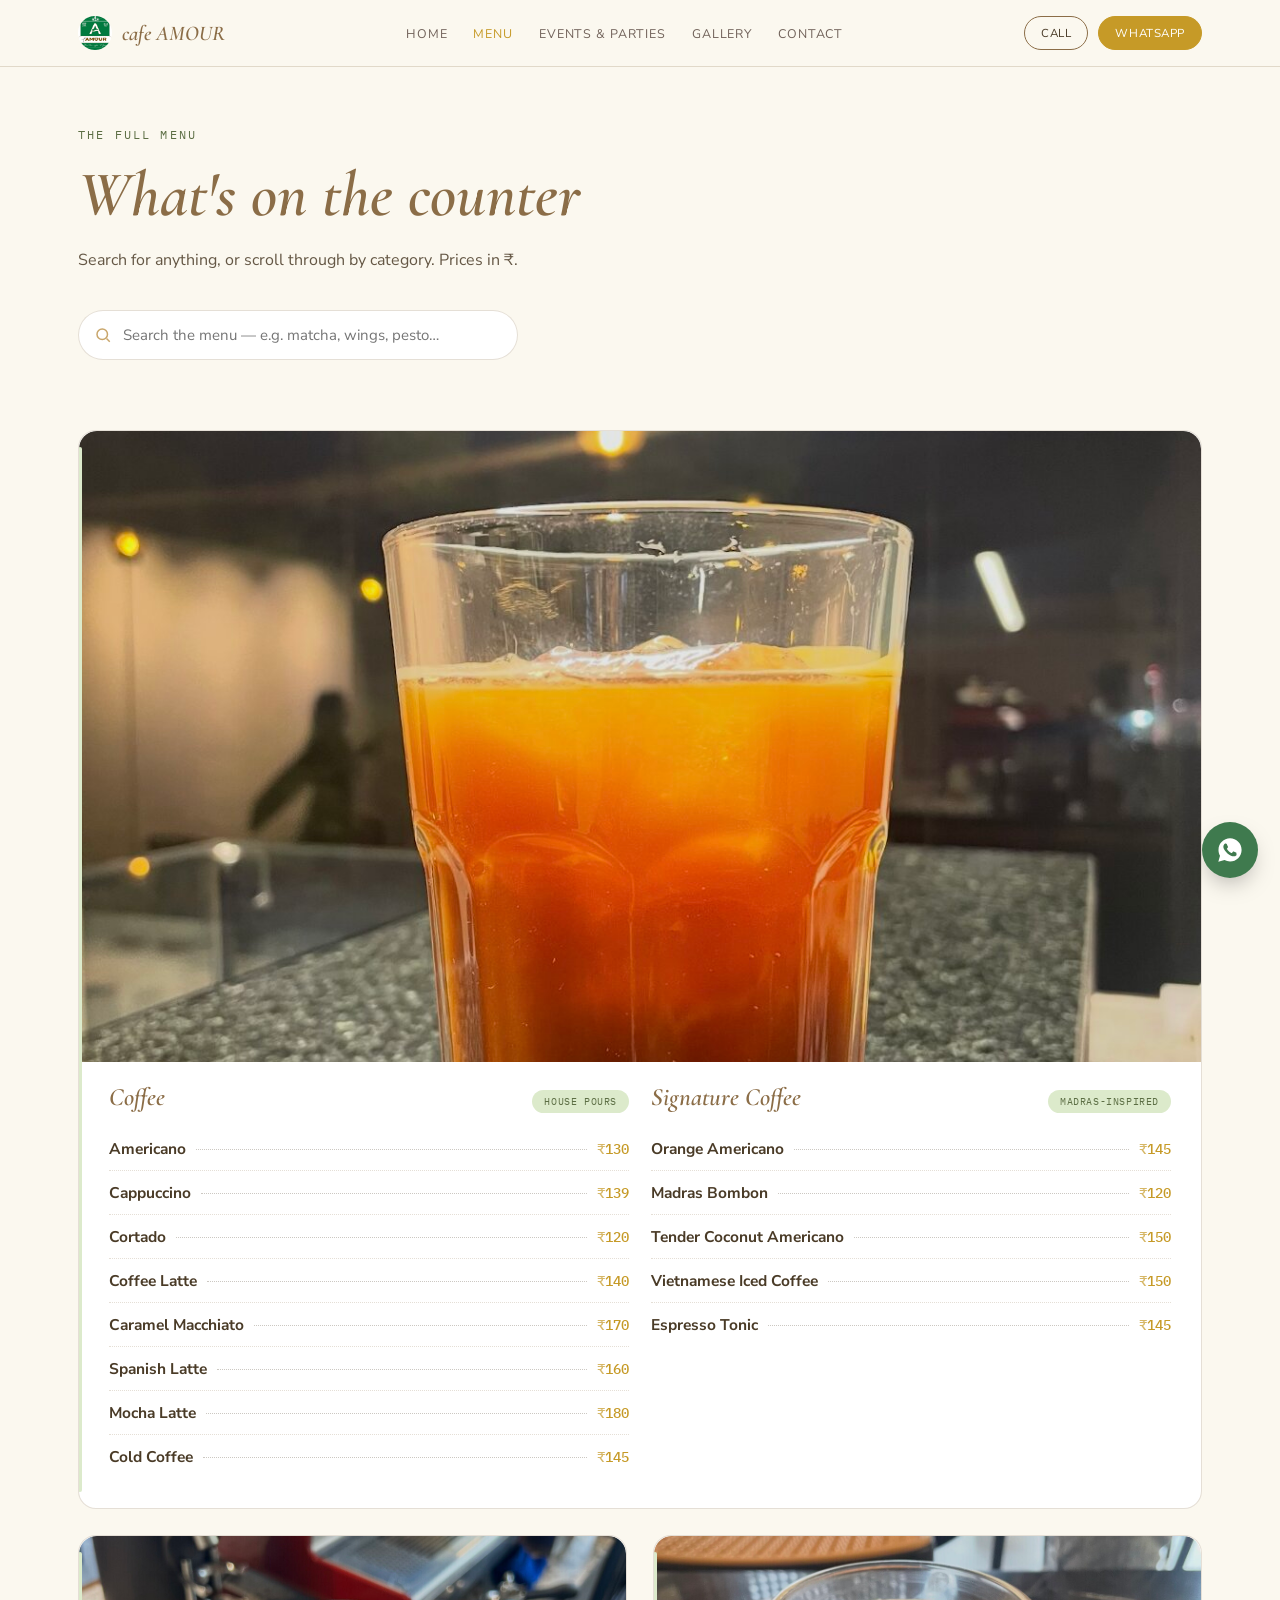
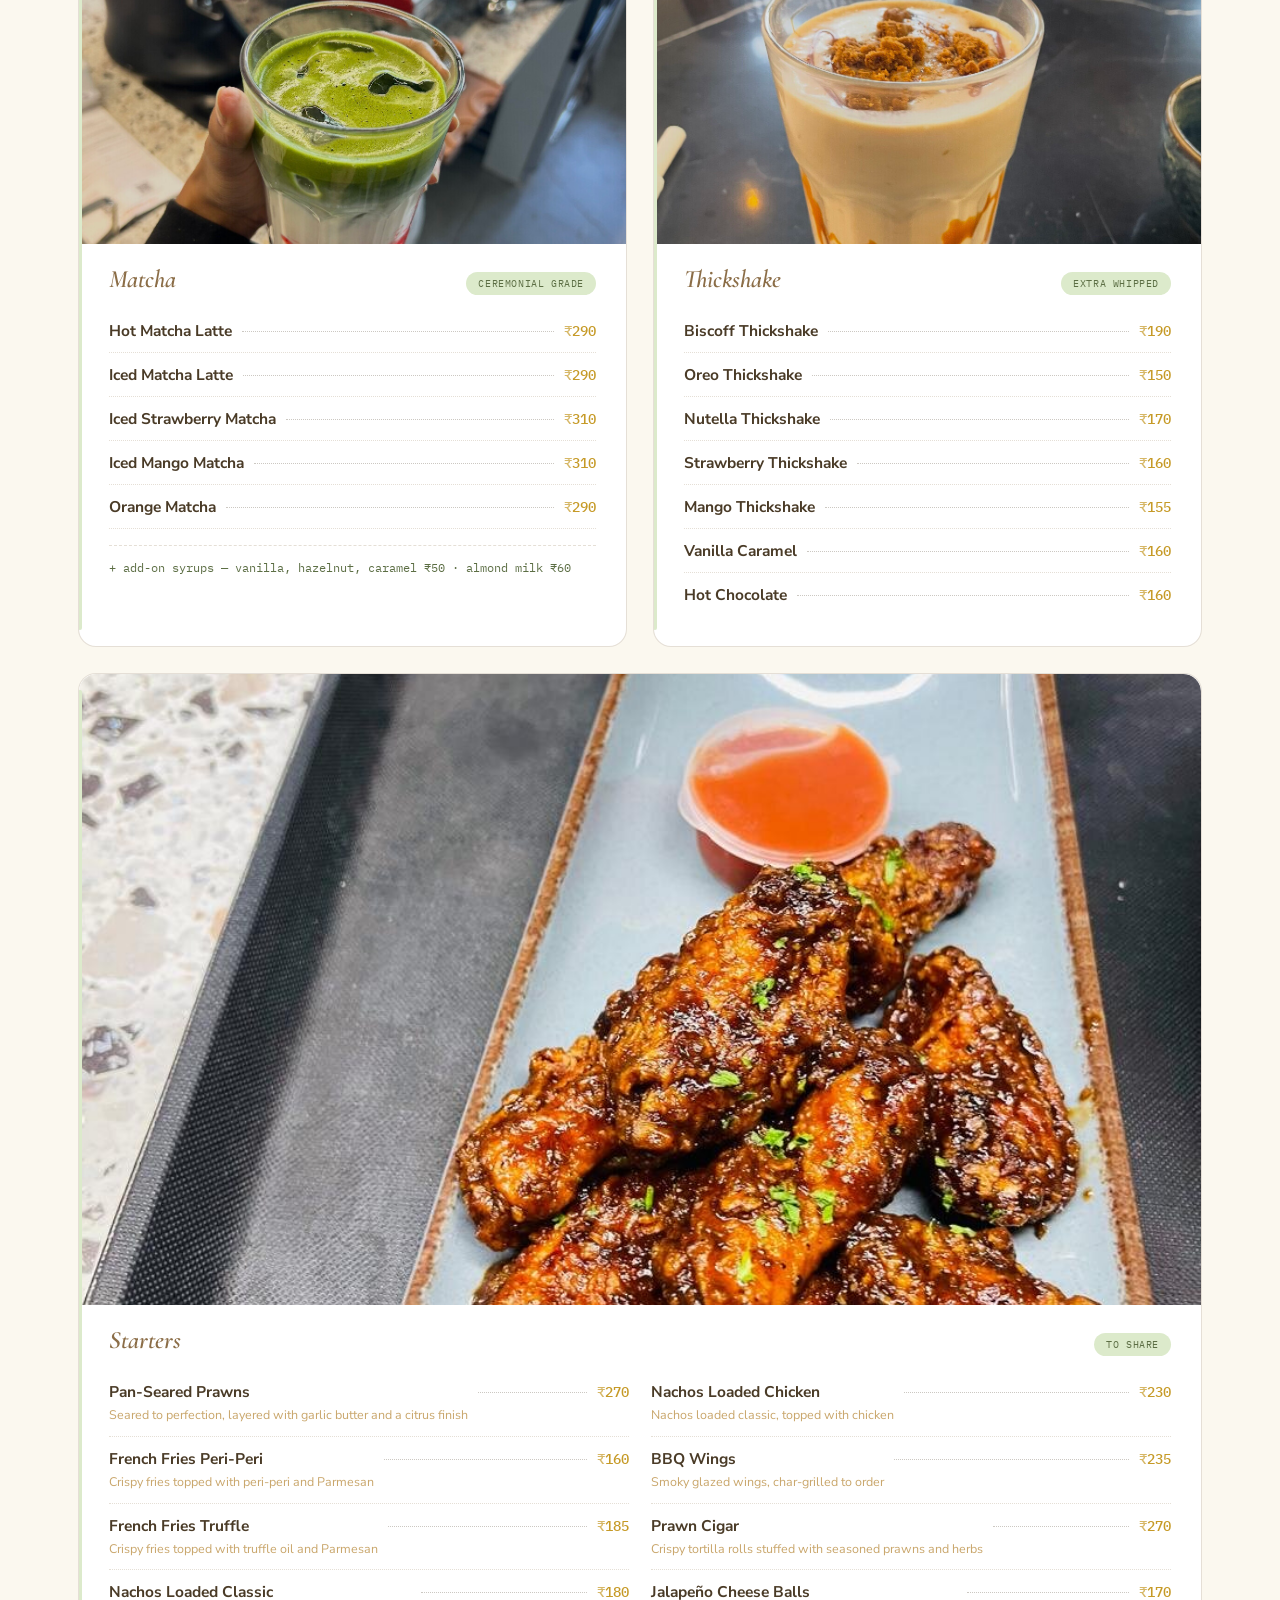
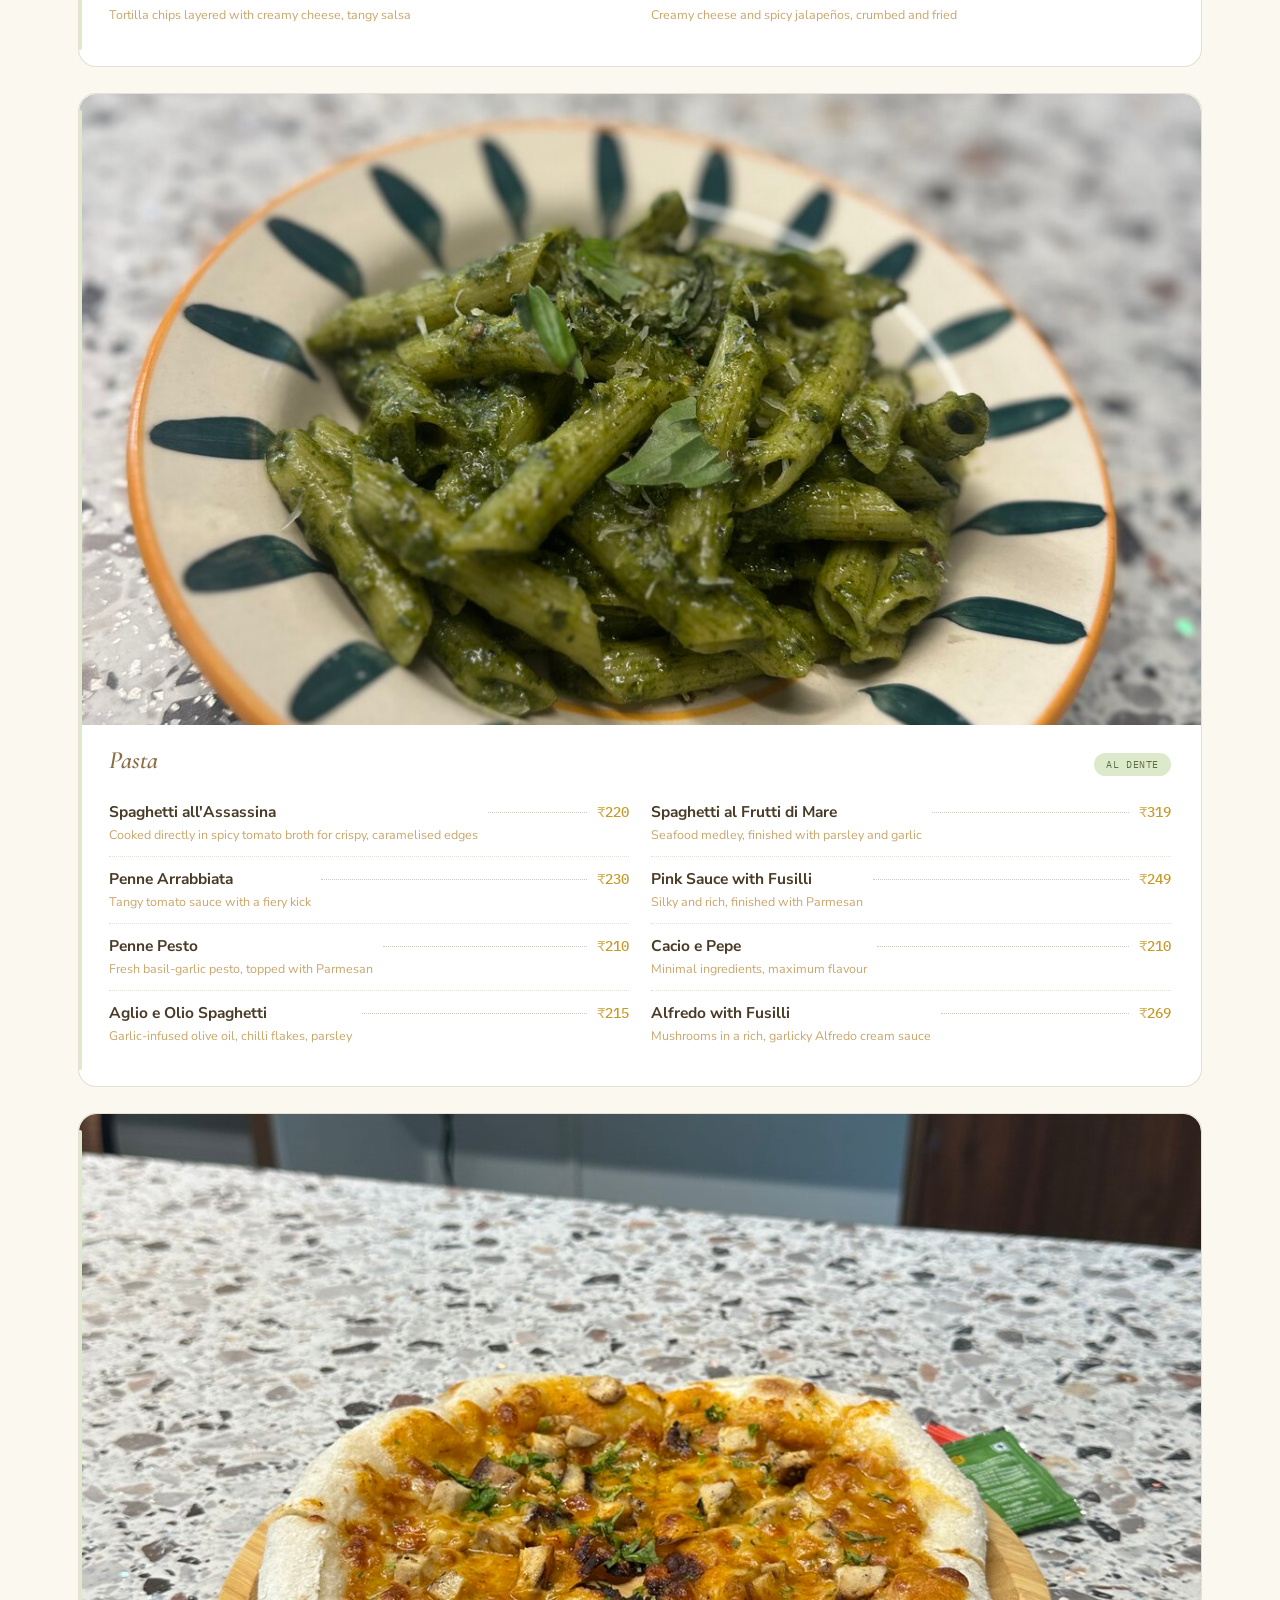
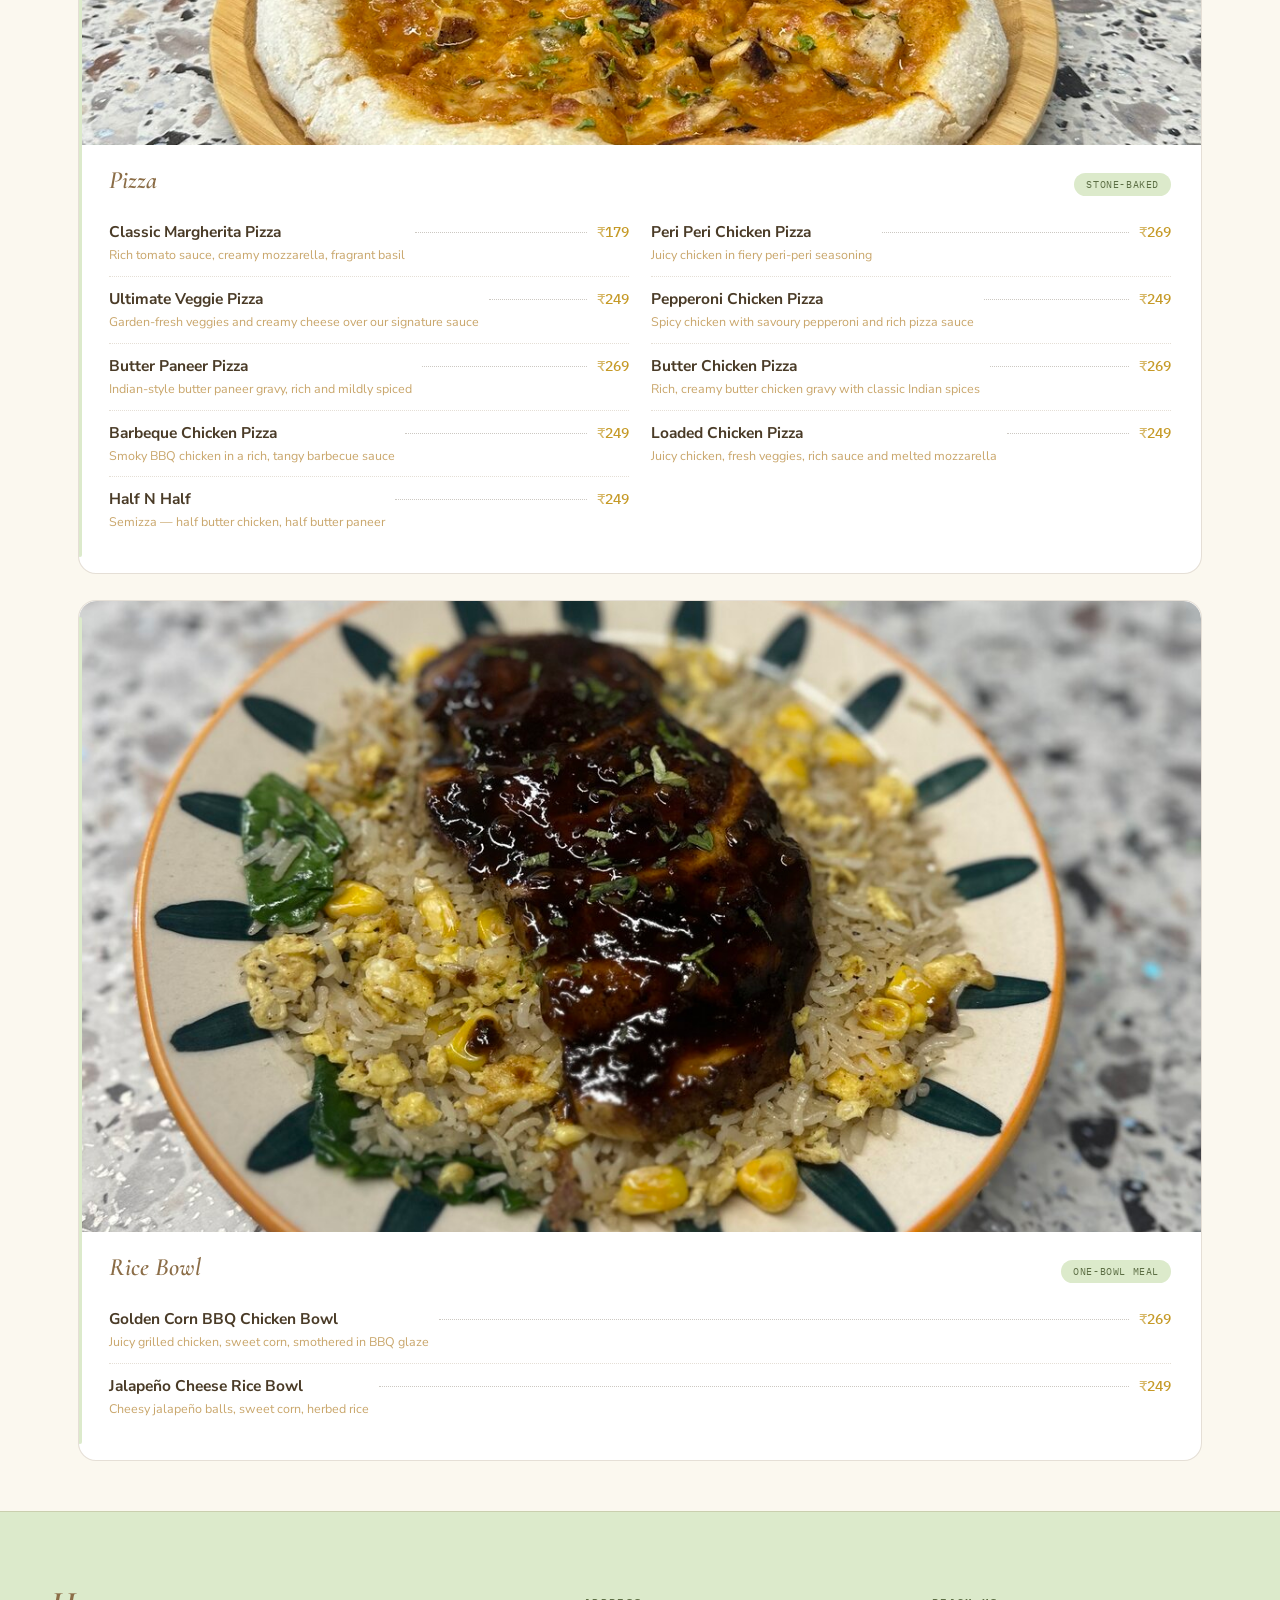
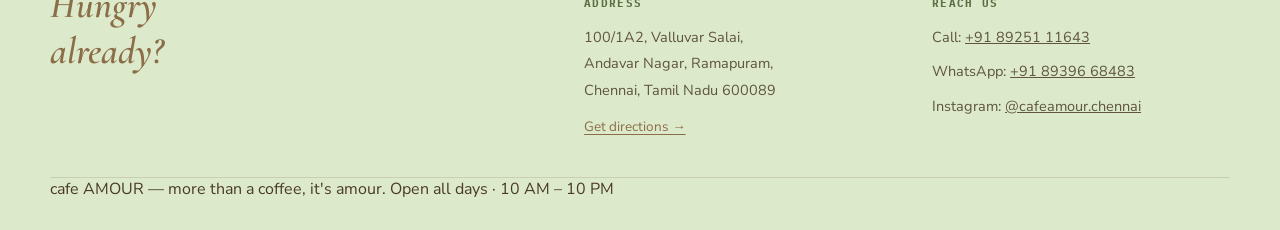
<file: menu.html>
<!DOCTYPE html>
<html lang="en">
<head>
<meta charset="UTF-8">
<meta name="viewport" content="width=device-width, initial-scale=1.0">
<title>Menu — cafe AMOUR</title>
<meta name="description" content="Full menu for cafe AMOUR — coffee, matcha, thickshakes, starters, pasta, pizza and rice bowls with prices.">
<meta name="theme-color" content="#DCEACB">
<link rel="icon" href="images/logo.jpg">
<link rel="preconnect" href="https://fonts.googleapis.com">
<link href="https://fonts.googleapis.com/css2?family=Cormorant+Garamond:ital,wght@0,500;0,600;1,500;1,600&family=Nunito+Sans:opsz,wght@6..12,300;6..12,400;6..12,600;6..12,700&family=IBM+Plex+Mono:wght@400;500&display=swap" rel="stylesheet">
<link rel="stylesheet" href="styles.css">
<style>
  .search-wrap{max-width:1180px;margin:0 auto;padding:0 28px 20px;}
  .search-box{
    position:relative;max-width:440px;
  }
  .search-box input{
    width:100%;padding:14px 20px 14px 44px;border-radius:26px;border:1.4px solid var(--brown-line);
    background:var(--paper);font-family:'Nunito Sans',sans-serif;font-size:15px;color:var(--ink);outline:none;
  }
  .search-box input:focus{border-color:var(--gold);}
  .search-box svg{position:absolute;left:16px;top:50%;transform:translateY(-50%);width:18px;height:18px;color:var(--brown-soft);}

  .menu-grid{display:grid;grid-template-columns:repeat(2,1fr);gap:26px;}
  .menu-card.full{grid-column:span 2;}
  .menu-card{position:relative;overflow:hidden;}
  .card-photo{margin:-30px -30px 20px;border-radius:18px 18px 0 0;overflow:hidden;aspect-ratio:16/9;}
  .card-photo img{width:100%;height:100%;object-fit:cover;}
  .card-title{display:flex;align-items:baseline;justify-content:space-between;margin-bottom:14px;}
  .card-title h3{font-size:25px;font-style:italic;color:var(--brown);}
  .card-title .tag{font-family:'IBM Plex Mono',monospace;font-size:10px;letter-spacing:0.06em;text-transform:uppercase;color:var(--green-ink);background:var(--green);padding:5px 12px;border-radius:14px;}
  .menu-item{display:flex;align-items:baseline;gap:10px;padding:11px 0;border-bottom:1px dotted var(--brown-line);}
  .menu-item:last-child{border-bottom:none;}
  .item-name{font-size:15.5px;font-weight:700;color:var(--ink);}
  .item-desc{display:block;font-size:12.5px;font-weight:400;color:var(--brown-soft);margin-top:3px;max-width:48ch;line-height:1.5;}
  .item-fill{flex:1;border-bottom:1px dotted rgba(74,59,39,0.28);min-width:10px;position:relative;top:-4px;}
  .item-price{font-family:'IBM Plex Mono',monospace;font-size:14px;color:var(--gold);font-weight:500;white-space:nowrap;}
  .item-price::before{content:"₹";opacity:0.7;}
  .item-price.tbd{color:var(--brown-soft);font-style:italic;font-size:12px;}
  .item-price.tbd::before{content:"";}
  .card-note{margin-top:16px;padding-top:14px;border-top:1px dashed var(--brown-line);font-family:'IBM Plex Mono',monospace;font-size:12px;color:var(--green-ink);}
  .grid-two{display:grid;grid-template-columns:repeat(2,1fr);gap:22px;}
  @media (max-width:900px){.menu-grid,.grid-two{grid-template-columns:1fr;} .menu-card.full{grid-column:span 1;}}
</style>
</head>
<body>

<header>
  <div class="nav-wrap">
    <a href="index.html" class="brand"><img src="images/logo.jpg" alt="cafe AMOUR logo"><b>cafe AMOUR</b></a>
    <nav><ul>
      <li><a href="index.html">Home</a></li>
      <li><a href="menu.html" class="current">Menu</a></li>
      <li><a href="events.html">Events &amp; Parties</a></li>
      <li><a href="gallery.html">Gallery</a></li>
      <li><a href="contact.html">Contact</a></li>
    </ul></nav>
    <div class="nav-actions">
      <a class="nav-cta" href="tel:+918925111643">Call</a>
      <a class="nav-cta solid" href="https://wa.me/918939668483" target="_blank" rel="noopener">WhatsApp</a>
    </div>
    <button class="menu-toggle" aria-label="Menu">☰</button>
  </div>
</header>

<div class="page-hero reveal">
  <div class="eyebrow">The full menu</div>
  <h1 class="letters">What's on the counter</h1>
  <p>Search for anything, or scroll through by category. Prices in ₹.</p>
</div>

<div class="search-wrap">
  <div class="search-box">
    <svg viewBox="0 0 24 24" fill="none" stroke="currentColor" stroke-width="2"><circle cx="11" cy="11" r="7"/><path d="M21 21l-4.3-4.3"/></svg>
    <input type="text" id="menuSearch" placeholder="Search the menu — e.g. matcha, wings, pesto…">
  </div>
</div>

<section class="block">
  <div class="menu-grid">

    <div class="menu-card card full">
      <div class="card-photo"><img src="images/drink-orange.jpg" alt="Iced drink at cafe AMOUR"></div>
      <div class="grid-two">
        <div>
          <div class="card-title"><h3>Coffee</h3><span class="tag">house pours</span></div>
          <div class="menu-item" data-name="americano"><span class="item-name">Americano</span><span class="item-fill"></span><span class="item-price">130</span></div>
          <div class="menu-item" data-name="cappuccino"><span class="item-name">Cappuccino</span><span class="item-fill"></span><span class="item-price">139</span></div>
          <div class="menu-item" data-name="cortado"><span class="item-name">Cortado</span><span class="item-fill"></span><span class="item-price">120</span></div>
          <div class="menu-item" data-name="coffee latte"><span class="item-name">Coffee Latte</span><span class="item-fill"></span><span class="item-price">140</span></div>
          <div class="menu-item" data-name="caramel macchiato"><span class="item-name">Caramel Macchiato</span><span class="item-fill"></span><span class="item-price">170</span></div>
          <div class="menu-item" data-name="spanish latte"><span class="item-name">Spanish Latte</span><span class="item-fill"></span><span class="item-price">160</span></div>
          <div class="menu-item" data-name="mocha latte"><span class="item-name">Mocha Latte</span><span class="item-fill"></span><span class="item-price">180</span></div>
          <div class="menu-item" data-name="cold coffee"><span class="item-name">Cold Coffee</span><span class="item-fill"></span><span class="item-price">145</span></div>
        </div>
        <div>
          <div class="card-title"><h3>Signature Coffee</h3><span class="tag">Madras-inspired</span></div>
          <div class="menu-item" data-name="orange americano"><span class="item-name">Orange Americano</span><span class="item-fill"></span><span class="item-price">145</span></div>
          <div class="menu-item" data-name="madras bombon"><span class="item-name">Madras Bombon</span><span class="item-fill"></span><span class="item-price">120</span></div>
          <div class="menu-item" data-name="tender coconut americano"><span class="item-name">Tender Coconut Americano</span><span class="item-fill"></span><span class="item-price">150</span></div>
          <div class="menu-item" data-name="vietnamese iced coffee"><span class="item-name">Vietnamese Iced Coffee</span><span class="item-fill"></span><span class="item-price">150</span></div>
          <div class="menu-item" data-name="espresso tonic"><span class="item-name">Espresso Tonic</span><span class="item-fill"></span><span class="item-price">145</span></div>
        </div>
      </div>
    </div>

    <div class="menu-card card">
      <div class="card-photo"><img src="images/drink-matcha-2.jpg" alt="Iced matcha at cafe AMOUR"></div>
      <div class="card-title"><h3>Matcha</h3><span class="tag">ceremonial grade</span></div>
      <div class="menu-item" data-name="hot matcha latte"><span class="item-name">Hot Matcha Latte</span><span class="item-fill"></span><span class="item-price">290</span></div>
      <div class="menu-item" data-name="iced matcha latte"><span class="item-name">Iced Matcha Latte</span><span class="item-fill"></span><span class="item-price">290</span></div>
      <div class="menu-item" data-name="iced strawberry matcha"><span class="item-name">Iced Strawberry Matcha</span><span class="item-fill"></span><span class="item-price">310</span></div>
      <div class="menu-item" data-name="iced mango matcha"><span class="item-name">Iced Mango Matcha</span><span class="item-fill"></span><span class="item-price">310</span></div>
      <div class="menu-item" data-name="orange matcha"><span class="item-name">Orange Matcha</span><span class="item-fill"></span><span class="item-price">290</span></div>
      <div class="card-note">+ add-on syrups — vanilla, hazelnut, caramel ₹50 · almond milk ₹60</div>
    </div>

    <div class="menu-card card">
      <div class="card-photo"><img src="images/drink-whipped-coffee.jpg" alt="Thickshake at cafe AMOUR"></div>
      <div class="card-title"><h3>Thickshake</h3><span class="tag">extra whipped</span></div>
      <div class="menu-item" data-name="biscoff thickshake"><span class="item-name">Biscoff Thickshake</span><span class="item-fill"></span><span class="item-price">190</span></div>
      <div class="menu-item" data-name="oreo thickshake"><span class="item-name">Oreo Thickshake</span><span class="item-fill"></span><span class="item-price">150</span></div>
      <div class="menu-item" data-name="nutella thickshake"><span class="item-name">Nutella Thickshake</span><span class="item-fill"></span><span class="item-price">170</span></div>
      <div class="menu-item" data-name="strawberry thickshake"><span class="item-name">Strawberry Thickshake</span><span class="item-fill"></span><span class="item-price">160</span></div>
      <div class="menu-item" data-name="mango thickshake"><span class="item-name">Mango Thickshake</span><span class="item-fill"></span><span class="item-price">155</span></div>
      <div class="menu-item" data-name="vanilla caramel"><span class="item-name">Vanilla Caramel</span><span class="item-fill"></span><span class="item-price">160</span></div>
      <div class="menu-item" data-name="hot chocolate"><span class="item-name">Hot Chocolate</span><span class="item-fill"></span><span class="item-price">160</span></div>
    </div>

    <div class="menu-card card full">
      <div class="card-photo"><img src="images/food-bbq-wings.jpg" alt="Starters at cafe AMOUR"></div>
      <div class="card-title"><h3>Starters</h3><span class="tag">to share</span></div>
      <div class="grid-two">
        <div>
          <div class="menu-item" data-name="pan-seared prawns"><span><span class="item-name">Pan-Seared Prawns</span><span class="item-desc">Seared to perfection, layered with garlic butter and a citrus finish</span></span><span class="item-fill"></span><span class="item-price">270</span></div>
          <div class="menu-item" data-name="french fries peri-peri"><span><span class="item-name">French Fries Peri-Peri</span><span class="item-desc">Crispy fries topped with peri-peri and Parmesan</span></span><span class="item-fill"></span><span class="item-price">160</span></div>
          <div class="menu-item" data-name="french fries truffle"><span><span class="item-name">French Fries Truffle</span><span class="item-desc">Crispy fries topped with truffle oil and Parmesan</span></span><span class="item-fill"></span><span class="item-price">185</span></div>
          <div class="menu-item" data-name="nachos loaded classic"><span><span class="item-name">Nachos Loaded Classic</span><span class="item-desc">Tortilla chips layered with creamy cheese, tangy salsa</span></span><span class="item-fill"></span><span class="item-price">180</span></div>
        </div>
        <div>
          <div class="menu-item" data-name="nachos loaded chicken"><span><span class="item-name">Nachos Loaded Chicken</span><span class="item-desc">Nachos loaded classic, topped with chicken</span></span><span class="item-fill"></span><span class="item-price">230</span></div>
          <div class="menu-item" data-name="bbq wings"><span><span class="item-name">BBQ Wings</span><span class="item-desc">Smoky glazed wings, char-grilled to order</span></span><span class="item-fill"></span><span class="item-price">235</span></div>
          <div class="menu-item" data-name="prawn cigar"><span><span class="item-name">Prawn Cigar</span><span class="item-desc">Crispy tortilla rolls stuffed with seasoned prawns and herbs</span></span><span class="item-fill"></span><span class="item-price">270</span></div>
          <div class="menu-item" data-name="jalapeño cheese balls"><span><span class="item-name">Jalapeño Cheese Balls</span><span class="item-desc">Creamy cheese and spicy jalapeños, crumbed and fried</span></span><span class="item-fill"></span><span class="item-price">170</span></div>
        </div>
      </div>
    </div>

    <div class="menu-card card full">
      <div class="card-photo"><img src="images/food-pesto-menu.jpg" alt="Pasta at cafe AMOUR"></div>
      <div class="card-title"><h3>Pasta</h3><span class="tag">al dente</span></div>
      <div class="grid-two">
        <div>
          <div class="menu-item" data-name="spaghetti all'assassina"><span><span class="item-name">Spaghetti all'Assassina</span><span class="item-desc">Cooked directly in spicy tomato broth for crispy, caramelised edges</span></span><span class="item-fill"></span><span class="item-price">220</span></div>
          <div class="menu-item" data-name="penne arrabbiata"><span><span class="item-name">Penne Arrabbiata</span><span class="item-desc">Tangy tomato sauce with a fiery kick</span></span><span class="item-fill"></span><span class="item-price">230</span></div>
          <div class="menu-item" data-name="penne pesto"><span><span class="item-name">Penne Pesto</span><span class="item-desc">Fresh basil-garlic pesto, topped with Parmesan</span></span><span class="item-fill"></span><span class="item-price">210</span></div>
          <div class="menu-item" data-name="aglio e olio spaghetti"><span><span class="item-name">Aglio e Olio Spaghetti</span><span class="item-desc">Garlic-infused olive oil, chilli flakes, parsley</span></span><span class="item-fill"></span><span class="item-price">215</span></div>
        </div>
        <div>
          <div class="menu-item" data-name="spaghetti al frutti di mare"><span><span class="item-name">Spaghetti al Frutti di Mare</span><span class="item-desc">Seafood medley, finished with parsley and garlic</span></span><span class="item-fill"></span><span class="item-price">319</span></div>
          <div class="menu-item" data-name="pink sauce with fusilli"><span><span class="item-name">Pink Sauce with Fusilli</span><span class="item-desc">Silky and rich, finished with Parmesan</span></span><span class="item-fill"></span><span class="item-price">249</span></div>
          <div class="menu-item" data-name="cacio e pepe"><span><span class="item-name">Cacio e Pepe</span><span class="item-desc">Minimal ingredients, maximum flavour</span></span><span class="item-fill"></span><span class="item-price">210</span></div>
          <div class="menu-item" data-name="alfredo with fusilli"><span><span class="item-name">Alfredo with Fusilli</span><span class="item-desc">Mushrooms in a rich, garlicky Alfredo cream sauce</span></span><span class="item-fill"></span><span class="item-price">269</span></div>
        </div>
      </div>
    </div>

    <div class="menu-card card full">
      <div class="card-photo"><img src="images/food-pizza-chicken-wide.jpg" alt="Pizza at cafe AMOUR"></div>
      <div class="card-title"><h3>Pizza</h3><span class="tag">stone-baked</span></div>
      <div class="grid-two">
        <div>
          <div class="menu-item" data-name="classic margherita pizza"><span><span class="item-name">Classic Margherita Pizza</span><span class="item-desc">Rich tomato sauce, creamy mozzarella, fragrant basil</span></span><span class="item-fill"></span><span class="item-price">179</span></div>
          <div class="menu-item" data-name="ultimate veggie pizza"><span><span class="item-name">Ultimate Veggie Pizza</span><span class="item-desc">Garden-fresh veggies and creamy cheese over our signature sauce</span></span><span class="item-fill"></span><span class="item-price">249</span></div>
          <div class="menu-item" data-name="butter paneer pizza"><span><span class="item-name">Butter Paneer Pizza</span><span class="item-desc">Indian-style butter paneer gravy, rich and mildly spiced</span></span><span class="item-fill"></span><span class="item-price">269</span></div>
          <div class="menu-item" data-name="barbeque chicken pizza"><span><span class="item-name">Barbeque Chicken Pizza</span><span class="item-desc">Smoky BBQ chicken in a rich, tangy barbecue sauce</span></span><span class="item-fill"></span><span class="item-price">249</span></div>
          <div class="menu-item" data-name="half n half pizza"><span><span class="item-name">Half N Half</span><span class="item-desc">Semizza — half butter chicken, half butter paneer</span></span><span class="item-fill"></span><span class="item-price">249</span></div>
        </div>
        <div>
          <div class="menu-item" data-name="peri peri chicken pizza"><span><span class="item-name">Peri Peri Chicken Pizza</span><span class="item-desc">Juicy chicken in fiery peri-peri seasoning</span></span><span class="item-fill"></span><span class="item-price">269</span></div>
          <div class="menu-item" data-name="pepperoni chicken pizza"><span><span class="item-name">Pepperoni Chicken Pizza</span><span class="item-desc">Spicy chicken with savoury pepperoni and rich pizza sauce</span></span><span class="item-fill"></span><span class="item-price">249</span></div>
          <div class="menu-item" data-name="butter chicken pizza"><span><span class="item-name">Butter Chicken Pizza</span><span class="item-desc">Rich, creamy butter chicken gravy with classic Indian spices</span></span><span class="item-fill"></span><span class="item-price">269</span></div>
          <div class="menu-item" data-name="loaded chicken pizza"><span><span class="item-name">Loaded Chicken Pizza</span><span class="item-desc">Juicy chicken, fresh veggies, rich sauce and melted mozzarella</span></span><span class="item-fill"></span><span class="item-price">249</span></div>
        </div>
      </div>
    </div>

    <div class="menu-card card full">
      <div class="card-photo"><img src="images/food-ricebowl.jpg" alt="Rice bowl at cafe AMOUR"></div>
      <div class="card-title"><h3>Rice Bowl</h3><span class="tag">one-bowl meal</span></div>
      <div class="menu-item" data-name="golden corn bbq chicken bowl"><span><span class="item-name">Golden Corn BBQ Chicken Bowl</span><span class="item-desc">Juicy grilled chicken, sweet corn, smothered in BBQ glaze</span></span><span class="item-fill"></span><span class="item-price">269</span></div>
      <div class="menu-item" data-name="jalapeño cheese rice bowl"><span><span class="item-name">Jalapeño Cheese Rice Bowl</span><span class="item-desc">Cheesy jalapeño balls, sweet corn, herbed rice</span></span><span class="item-fill"></span><span class="item-price">249</span></div>
    </div>

  </div>
</section>

<footer id="visit">
  <div class="footer-inner">
    <div class="footer-grid">
      <div><h2>Hungry already?</h2></div>
      <div class="footer-col">
        <h4>Address</h4>
        <p>100/1A2, Valluvar Salai,<br>Andavar Nagar, Ramapuram,<br>Chennai, Tamil Nadu 600089</p>
        <a class="link-line" href="contact.html">Get directions →</a>
      </div>
      <div class="footer-col">
        <h4>Reach us</h4>
        <p>Call: <a href="tel:+918925111643">+91 89251 11643</a></p>
        <p>WhatsApp: <a href="https://wa.me/918939668483" target="_blank" rel="noopener">+91 89396 68483</a></p>
        <p>Instagram: <a href="https://instagram.com/cafeamour.chennai" target="_blank" rel="noopener">@cafeamour.chennai</a></p>
      </div>
    </div>
    <div class="bottom">
      <span>cafe AMOUR — more than a coffee, it's amour.</span>
      <span>Open all days · 10 AM – 10 PM</span>
    </div>
  </div>
</footer>

<a class="float-wa" href="https://wa.me/918939668483?text=Hi%20cafe%20AMOUR%2C%20I%27d%20like%20to%20order" target="_blank" rel="noopener" aria-label="Chat on WhatsApp">
  <svg viewBox="0 0 24 24"><path d="M12.04 2C6.58 2 2.13 6.45 2.13 11.91c0 1.75.46 3.45 1.32 4.95L2 22l5.28-1.38c1.45.79 3.08 1.21 4.76 1.21h.01c5.46 0 9.9-4.45 9.9-9.91C21.96 6.45 17.5 2 12.04 2zm5.8 14.03c-.24.68-1.4 1.3-1.93 1.34-.5.05-1.13.07-1.83-.11-.42-.11-.96-.3-1.65-.6-2.9-1.25-4.79-4.17-4.94-4.36-.15-.2-1.18-1.57-1.18-3 0-1.42.75-2.12 1.02-2.41.27-.29.58-.36.78-.36.2 0 .39 0 .56.01.18.01.42-.07.66.5.24.58.83 1.99.9 2.13.07.15.12.32.02.51-.09.2-.14.32-.28.49-.14.17-.29.38-.42.51-.14.14-.28.29-.12.57.16.28.71 1.17 1.53 1.9 1.05.94 1.94 1.23 2.22 1.37.28.14.44.12.6-.07.16-.2.68-.79.87-1.06.18-.28.36-.23.6-.14.24.09 1.53.72 1.79.85.26.14.44.2.5.32.06.11.06.65-.18 1.33z"/></svg>
</a>

<script src="script.js"></script>
</body>
</html>
</file>
<file: styles.css>
/* cafe AMOUR — shared styles */
:root{
  --bg:#FBF8EF;
  --paper:#FFFFFF;
  --green:#DCEACB;
  --green-deep:#8FA872;
  --green-ink:#5C6E44;
  --brown:#8B6D47;
  --nav-ink:#4A382F;
  --brown-soft:#C9A66B;
  --brown-line: rgba(139,109,71,0.22);
  --gold:#C69A27;
  --gold-light:#F2E3B0;
  --ink:#4A3B27;
}
*{box-sizing:border-box;}
html{scroll-behavior:smooth;overflow-x:hidden;}
body{
  margin:0;background:var(--bg);color:var(--ink);
  font-family:'Nunito Sans', sans-serif;font-weight:400;
  -webkit-font-smoothing:antialiased;overflow-x:hidden;
}
h1,h2,h3,.serif{font-family:'Cormorant Garamond', serif;font-weight:600;margin:0;}
.mono{font-family:'IBM Plex Mono', monospace;}
a{color:inherit;}
img{display:block;max-width:100%;}
::selection{background:var(--gold-light);color:var(--ink);}

@media (prefers-reduced-motion: reduce){ *{animation:none !important; transition:none !important;} }

.reveal{opacity:0;transform:translateY(24px);transition:opacity .7s ease, transform .7s ease;}
.reveal.in-view{opacity:1;transform:translateY(0);}

/* ---------- animated letters ---------- */
.letters{display:inline-block;}
.letters span{display:inline-block;opacity:0;transform:translateY(0.6em) rotate(4deg);animation:letterIn .7s cubic-bezier(.2,.8,.2,1) forwards;}
@keyframes letterIn{to{opacity:1;transform:translateY(0) rotate(0deg);}}

/* ---------- word rotator ---------- */
.word-rotator{position:relative;display:inline-block;min-width:1ch;vertical-align:top;}
.word-rotator span{position:absolute;left:0;top:0;white-space:nowrap;opacity:0;transform:translateY(100%);transition:opacity .5s ease, transform .5s ease;}
.word-rotator span.active{position:relative;opacity:1;transform:translateY(0);}
.word-rotator span.leaving{opacity:0;transform:translateY(-100%);}

/* ---------- video hero ---------- */
.video-hero{position:relative;min-height:78vh;display:flex;align-items:flex-end;overflow:hidden;}
.video-hero video{position:absolute;inset:0;width:100%;height:100%;object-fit:cover;z-index:0;}
.video-hero::after{content:"";position:absolute;inset:0;background:linear-gradient(180deg, rgba(74,59,39,0.15) 0%, rgba(45,36,24,0.75) 100%);z-index:1;}
.video-hero-content{position:relative;z-index:2;max-width:1180px;margin:0 auto;padding:60px 28px 60px;width:100%;color:#FBF8EF;}
.video-hero .position-line{display:flex;gap:8px;align-items:center;font-family:'IBM Plex Mono',monospace;font-size:12.5px;letter-spacing:0.08em;text-transform:uppercase;color:var(--gold-light);margin-bottom:18px;}
.video-hero .position-line span.sep{opacity:0.5;}
.video-hero h1{font-size:clamp(42px,7vw,80px);font-style:italic;line-height:1.02;color:#FBF8EF;}
.video-hero p{margin-top:16px;font-size:16px;line-height:1.7;color:#EFE9D8;opacity:0.92;max-width:50ch;}
.video-hero-meta{display:flex;gap:26px;margin-top:22px;flex-wrap:wrap;font-size:14px;}
.video-hero-meta div{display:flex;flex-direction:column;}
.video-hero-meta b{font-family:'Cormorant Garamond',serif;font-size:19px;color:#FBF8EF;}
.video-hero-meta span{font-size:11px;letter-spacing:0.06em;text-transform:uppercase;color:var(--gold-light);}
.video-hero-actions{display:flex;gap:12px;margin-top:26px;flex-wrap:wrap;}

/* ---------- inline video blocks ---------- */
.video-block{border-radius:20px;overflow:hidden;border:1px solid var(--brown-line);position:relative;background:#000;}
.video-block video{width:100%;display:block;}
.video-caption{position:absolute;left:0;right:0;bottom:0;padding:16px 20px;background:linear-gradient(0deg, rgba(0,0,0,0.55), transparent);color:#fff;font-size:13px;letter-spacing:0.03em;}

/* ---------- nav ---------- */
header{position:sticky;top:0;z-index:60;background:rgba(251,248,239,0.92);backdrop-filter:blur(7px);border-bottom:1px solid var(--brown-line);}
.nav-wrap{max-width:1180px;margin:0 auto;padding:16px 28px;display:flex;align-items:center;justify-content:space-between;gap:20px;}
.brand{display:flex;align-items:center;gap:10px;text-decoration:none;flex-shrink:0;}
.brand img{width:34px;height:34px;border-radius:50%;object-fit:cover;}
.brand b{font-family:'Cormorant Garamond', serif;font-style:italic;font-size:21px;color:var(--brown);font-weight:600;}
nav ul{list-style:none;display:flex;gap:26px;margin:0;padding:0;flex-wrap:wrap;}
nav a{font-size:12.5px;letter-spacing:0.07em;text-transform:uppercase;text-decoration:none;color:var(--nav-ink);opacity:0.78;position:relative;}
nav a::after{content:"";position:absolute;left:0;right:0;bottom:-5px;height:2px;background:var(--gold);transform:scaleX(0);transform-origin:left;transition:transform .3s ease;}
nav a:hover{opacity:1;} nav a:hover::after{transform:scaleX(1);}
nav a.current{opacity:1;color:var(--gold);}
.nav-actions{display:flex;gap:10px;flex-shrink:0;}
.nav-cta{
  border:1.4px solid var(--brown);padding:8px 16px;font-size:11.5px;letter-spacing:0.05em;text-transform:uppercase;
  text-decoration:none;border-radius:22px;white-space:nowrap;
}
.nav-cta.solid{background:var(--gold);border-color:var(--gold);color:var(--paper);}
.menu-toggle{display:none;background:none;border:none;font-size:26px;color:var(--brown);cursor:pointer;padding:8px 10px;line-height:1;}
@media (max-width:900px){
  nav ul{
    display:none;position:absolute;top:100%;left:0;right:0;background:var(--paper);
    flex-direction:column;gap:0;padding:6px 28px;border-bottom:1px solid var(--brown-line);
    box-shadow:0 16px 30px -14px rgba(74,59,39,0.25);max-height:80vh;overflow-y:auto;
  }
  nav ul.open{display:flex;}
  nav ul li{padding:0;border-bottom:1px dashed var(--brown-line);}
  nav ul li:last-child{border-bottom:none;}
  nav ul li a{
    display:block;padding:16px 4px;font-size:14.5px;font-weight:700;color:var(--nav-ink);
    opacity:1;letter-spacing:0.06em;
  }
  nav ul li a.current{color:var(--gold);}
  nav ul li a:active{background:var(--green);border-radius:8px;}
  .menu-toggle{display:block;}
  header{position:sticky;}
  .nav-wrap{position:relative;flex-wrap:wrap;}
}
@media (max-width:520px){
  .nav-actions .nav-cta:not(.solid){display:none;}
}
@media (max-width:600px){
  .btn{padding:14px 22px;font-size:12.5px;width:100%;justify-content:center;}
  .video-hero-actions,.hero-actions,.cta-buttons{flex-direction:column;align-items:stretch;}
  section.block{padding:44px 20px;}
  .page-hero{padding:44px 20px 16px;}
  .video-hero-content{padding:40px 20px 44px;}
  .float-wa{width:52px;height:52px;bottom:16px;right:16px;}
}

/* ---------- buttons ---------- */
.btn{
  display:inline-flex;align-items:center;gap:8px;padding:13px 24px;border-radius:28px;
  font-size:13px;letter-spacing:0.05em;text-transform:uppercase;text-decoration:none;font-weight:600;
  transition:transform .22s ease, box-shadow .22s ease;
}
.btn:hover{transform:translateY(-2px);}
.btn-gold{background:var(--gold);color:var(--paper);box-shadow:0 8px 20px -8px rgba(198,154,39,0.55);}
.btn-outline{border:1.4px solid var(--brown);color:var(--brown);}
.btn-outline:hover{background:var(--brown);color:var(--paper);}
.btn-whatsapp{background:#3f7a4e;color:var(--paper);}

/* ---------- floating whatsapp ---------- */
.float-wa{
  position:fixed;bottom:22px;right:22px;z-index:80;width:56px;height:56px;border-radius:50%;
  background:#3f7a4e;display:flex;align-items:center;justify-content:center;box-shadow:0 10px 24px -8px rgba(0,0,0,0.35);
  text-decoration:none;
}
.float-wa svg{width:28px;height:28px;fill:#fff;}

/* ---------- page hero (shared shape across inner pages) ---------- */
.page-hero{max-width:1180px;margin:0 auto;padding:60px 28px 20px;}
.page-hero .eyebrow{font-family:'IBM Plex Mono',monospace;font-size:12px;letter-spacing:0.18em;text-transform:uppercase;color:var(--green-ink);margin-bottom:14px;}
.page-hero h1{font-size:clamp(38px,6vw,64px);font-style:italic;color:var(--brown);}
.page-hero p{margin-top:14px;max-width:60ch;font-size:16px;line-height:1.7;color:var(--ink);opacity:0.85;}

/* ---------- sections ---------- */
section.block{max-width:1180px;margin:0 auto;padding:50px 28px;}
.section-head{margin-bottom:30px;}
.section-head .eyebrow{font-family:'IBM Plex Mono',monospace;font-size:12px;letter-spacing:0.16em;text-transform:uppercase;color:var(--green-ink);margin-bottom:10px;}
.section-head h2{font-size:clamp(30px,4.5vw,46px);font-style:italic;color:var(--brown);}

/* ---------- cards ---------- */
.card{background:var(--paper);border:1px solid var(--brown-line);border-radius:18px;padding:30px;position:relative;}
.card::before{content:"";position:absolute;top:16px;left:-1px;width:4px;height:calc(100% - 32px);background:var(--green);border-radius:4px;}

/* ---------- image tiles ---------- */
.img-tile{border-radius:16px;overflow:hidden;border:1px solid var(--brown-line);background:var(--paper);}
.img-tile img{width:100%;height:100%;object-fit:cover;display:block;transition:transform .5s ease;}
.img-tile:hover img{transform:scale(1.06);}

/* ---------- footer ---------- */
footer{background:var(--green);color:var(--ink);padding:70px 28px 30px;border-top:1px solid var(--brown-line);}
.footer-inner{max-width:1180px;margin:0 auto;}
.footer-grid{display:grid;grid-template-columns:1.3fr 0.8fr 0.8fr;gap:50px;padding-bottom:40px;border-bottom:1px solid var(--brown-line);}
.footer-grid h2{font-family:'Cormorant Garamond',serif;font-style:italic;font-size:clamp(26px,4vw,38px);max-width:11ch;color:var(--brown);}
.footer-col h4{font-family:'IBM Plex Mono',monospace;font-size:11px;letter-spacing:0.12em;text-transform:uppercase;color:var(--green-ink);margin-bottom:14px;}
.footer-col p{font-size:14.5px;line-height:1.8;color:var(--ink);opacity:0.85;margin:0 0 8px;}
.footer-col a.link-line{display:inline-flex;gap:6px;margin-top:6px;font-size:13.5px;text-decoration:underline;text-underline-offset:3px;color:var(--brown);}
.social-row{display:flex;gap:12px;margin-top:14px;}
.social-row a{width:38px;height:38px;border-radius:50%;border:1.4px solid var(--brown);display:flex;align-items:center;justify-content:center;text-decoration:none;}
.social-row svg{width:18px;height:18px;fill:var(--brown);}
.bottom-bar{max-width:1180px;margin:0 auto;padding-top:22px;display:flex;justify-content:space-between;flex-wrap:wrap;gap:10px;font-family:'IBM Plex Mono',monospace;font-size:11px;opacity:0.6;}

@media (max-width:820px){
  .footer-grid{grid-template-columns:1fr;gap:30px;}
}
</file>
